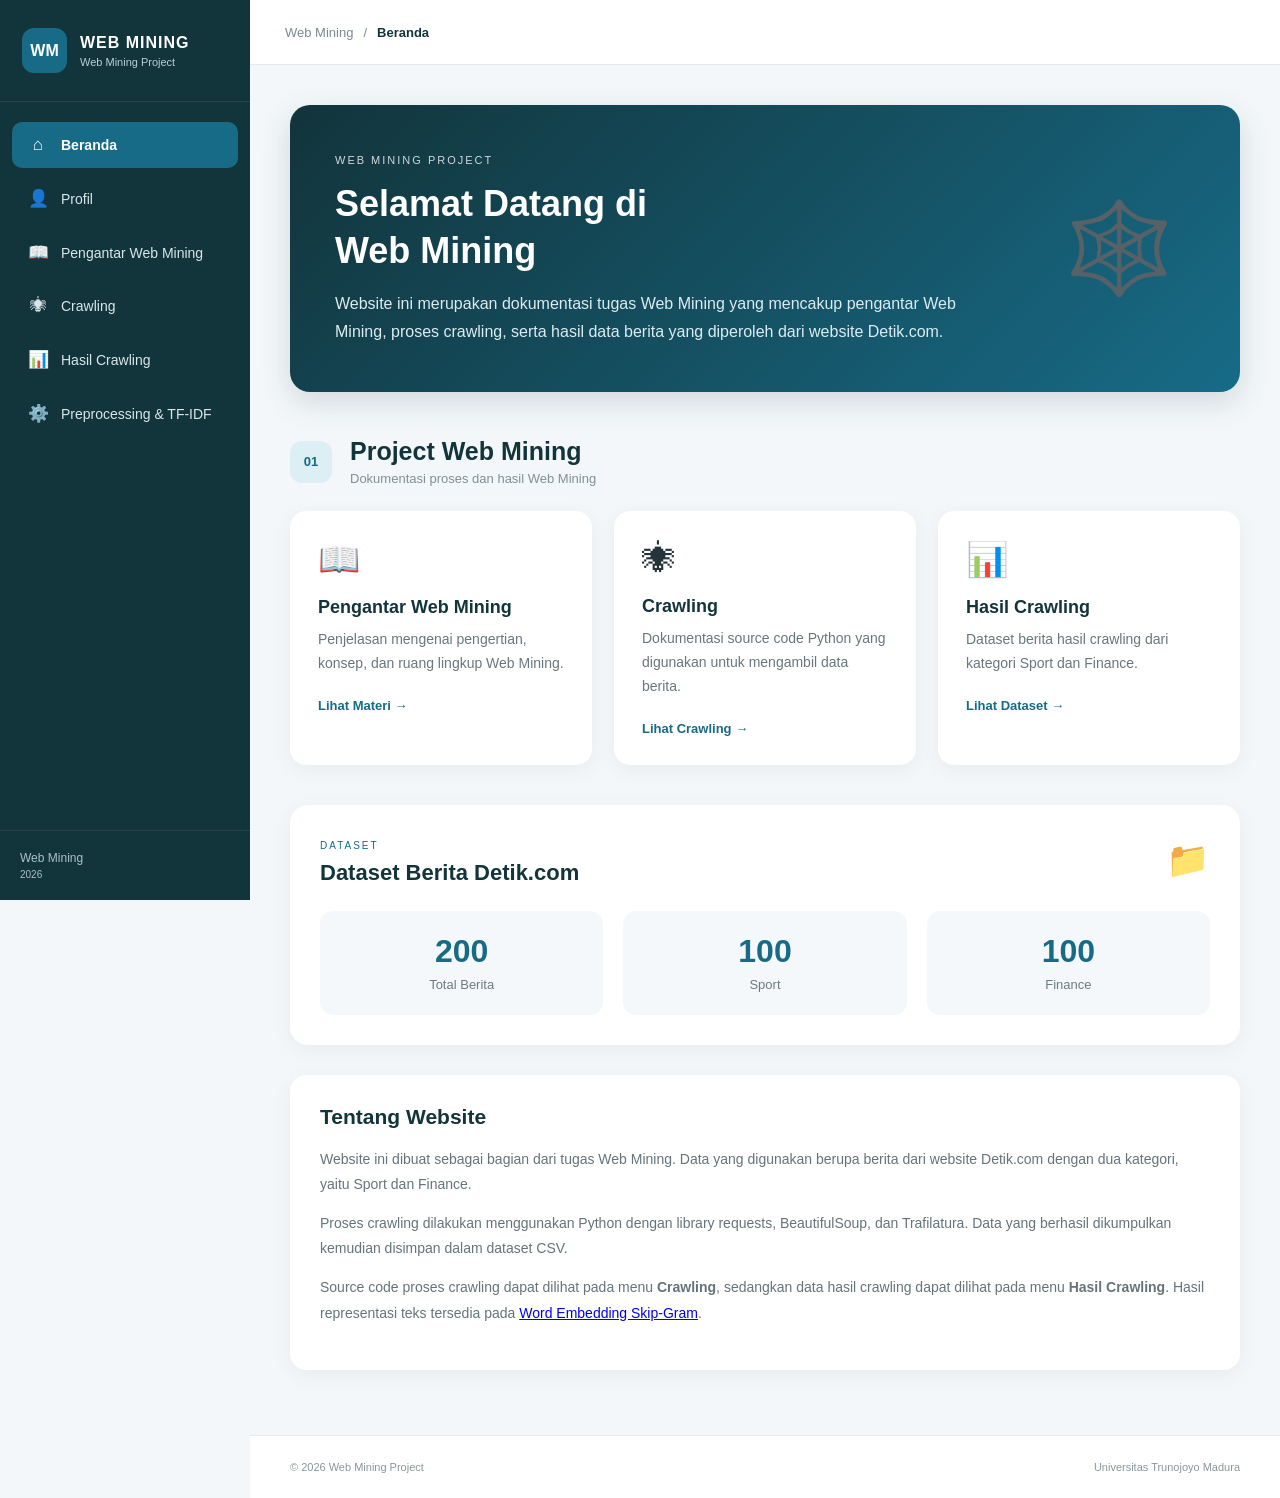
<file: index.html>
<!DOCTYPE html>
<html lang="id">
<head>
    <meta charset="UTF-8">
    <meta name="viewport" content="width=device-width, initial-scale=1.0">
    <title>Web Mining - Beranda</title>
    <link rel="stylesheet" href="style.css">
</head>

<body>

<aside class="sidebar">

    <div class="sidebar-header">
        <div class="logo">WM</div>
        <div>
            <h2>WEB MINING</h2>
            <p>Web Mining Project</p>
        </div>
    </div>

    <nav class="sidebar-menu">

        <a href="index.html" class="menu-item active">
            <span>⌂</span>
            <span>Beranda</span>
        </a>

        <a href="profil.html" class="menu-item">
            <span>👤</span>
            <span>Profil</span>
        </a>

        <a href="pengantar.html" class="menu-item">
            <span>📖</span>
            <span>Pengantar Web Mining</span>
        </a>

        <a href="crawling.html" class="menu-item">
            <span>🕷</span>
            <span>Crawling</span>
        </a>

        <a href="hasil-crawling.html" class="menu-item">
            <span>📊</span>
            <span>Hasil Crawling</span>
        </a>

        <a href="preprocessing.html" class="menu-item">
            <span>⚙️</span>
            <span>Preprocessing & TF-IDF</span>
        </a>

    </nav>

    <div class="sidebar-footer">
        <p>Web Mining</p>
        <small>2026</small>
    </div>

</aside>


<main class="main-content">

    <header class="topbar">
        <span>Web Mining</span>
        <span>/</span>
        <strong>Beranda</strong>
    </header>


    <section class="page-content">

        <div class="welcome-card">

            <div>
                <span class="welcome-label">WEB MINING PROJECT</span>

                <h1>
                    Selamat Datang di
                    <strong>Web Mining</strong>
                </h1>

                <p>
                    Website ini merupakan dokumentasi tugas Web Mining
                    yang mencakup pengantar Web Mining, proses crawling,
                    serta hasil data berita yang diperoleh dari website
                    Detik.com.
                </p>
            </div>

            <div class="welcome-icon">
                🕸️
            </div>

        </div>


        <div class="section-heading">
            <span class="section-number">01</span>

            <div>
                <h2>Project Web Mining</h2>
                <p>Dokumentasi proses dan hasil Web Mining</p>
            </div>
        </div>


        <div class="info-grid">

            <div class="info-card">
                <div class="info-icon">📖</div>

                <h3>Pengantar Web Mining</h3>

                <p>
                    Penjelasan mengenai pengertian, konsep,
                    dan ruang lingkup Web Mining.
                </p>

                <a href="pengantar.html">
                    Lihat Materi →
                </a>
            </div>


            <div class="info-card">
                <div class="info-icon">🕷</div>

                <h3>Crawling</h3>

                <p>
                    Dokumentasi source code Python yang digunakan
                    untuk mengambil data berita.
                </p>

                <a href="crawling.html">
                    Lihat Crawling →
                </a>
            </div>


            <div class="info-card">
                <div class="info-icon">📊</div>

                <h3>Hasil Crawling</h3>

                <p>
                    Dataset berita hasil crawling dari kategori
                    Sport dan Finance.
                </p>

                <a href="hasil-crawling.html">
                    Lihat Dataset →
                </a>
            </div>

        </div>


        <div class="dataset-summary">

            <div class="summary-header">

                <div>
                    <span class="small-label">DATASET</span>

                    <h2>Dataset Berita Detik.com</h2>
                </div>

                <div class="dataset-icon">📁</div>

            </div>


            <div class="summary-grid">

                <div class="summary-card">
                    <span class="summary-number">200</span>
                    <span class="summary-label">Total Berita</span>
                </div>

                <div class="summary-card">
                    <span class="summary-number">100</span>
                    <span class="summary-label">Sport</span>
                </div>

                <div class="summary-card">
                    <span class="summary-number">100</span>
                    <span class="summary-label">Finance</span>
                </div>

            </div>

        </div>


        <div class="description-card">

            <h2>Tentang Website</h2>

            <p>
                Website ini dibuat sebagai bagian dari tugas Web Mining.
                Data yang digunakan berupa berita dari website Detik.com
                dengan dua kategori, yaitu Sport dan Finance.
            </p>

            <p>
                Proses crawling dilakukan menggunakan Python dengan
                library requests, BeautifulSoup, dan Trafilatura.
                Data yang berhasil dikumpulkan kemudian disimpan
                dalam dataset CSV.
            </p>

            <p>
                Source code proses crawling dapat dilihat pada menu
                <strong>Crawling</strong>, sedangkan data hasil crawling
                dapat dilihat pada menu <strong>Hasil Crawling</strong>.
                Hasil representasi teks tersedia pada
                <a href="word-embedding.html">Word Embedding Skip-Gram</a>.
            </p>

        </div>

    </section>


    <footer class="footer">
        <p>© 2026 Web Mining Project</p>
        <p>Universitas Trunojoyo Madura</p>
    </footer>

</main>

</body>
</html>
</file>
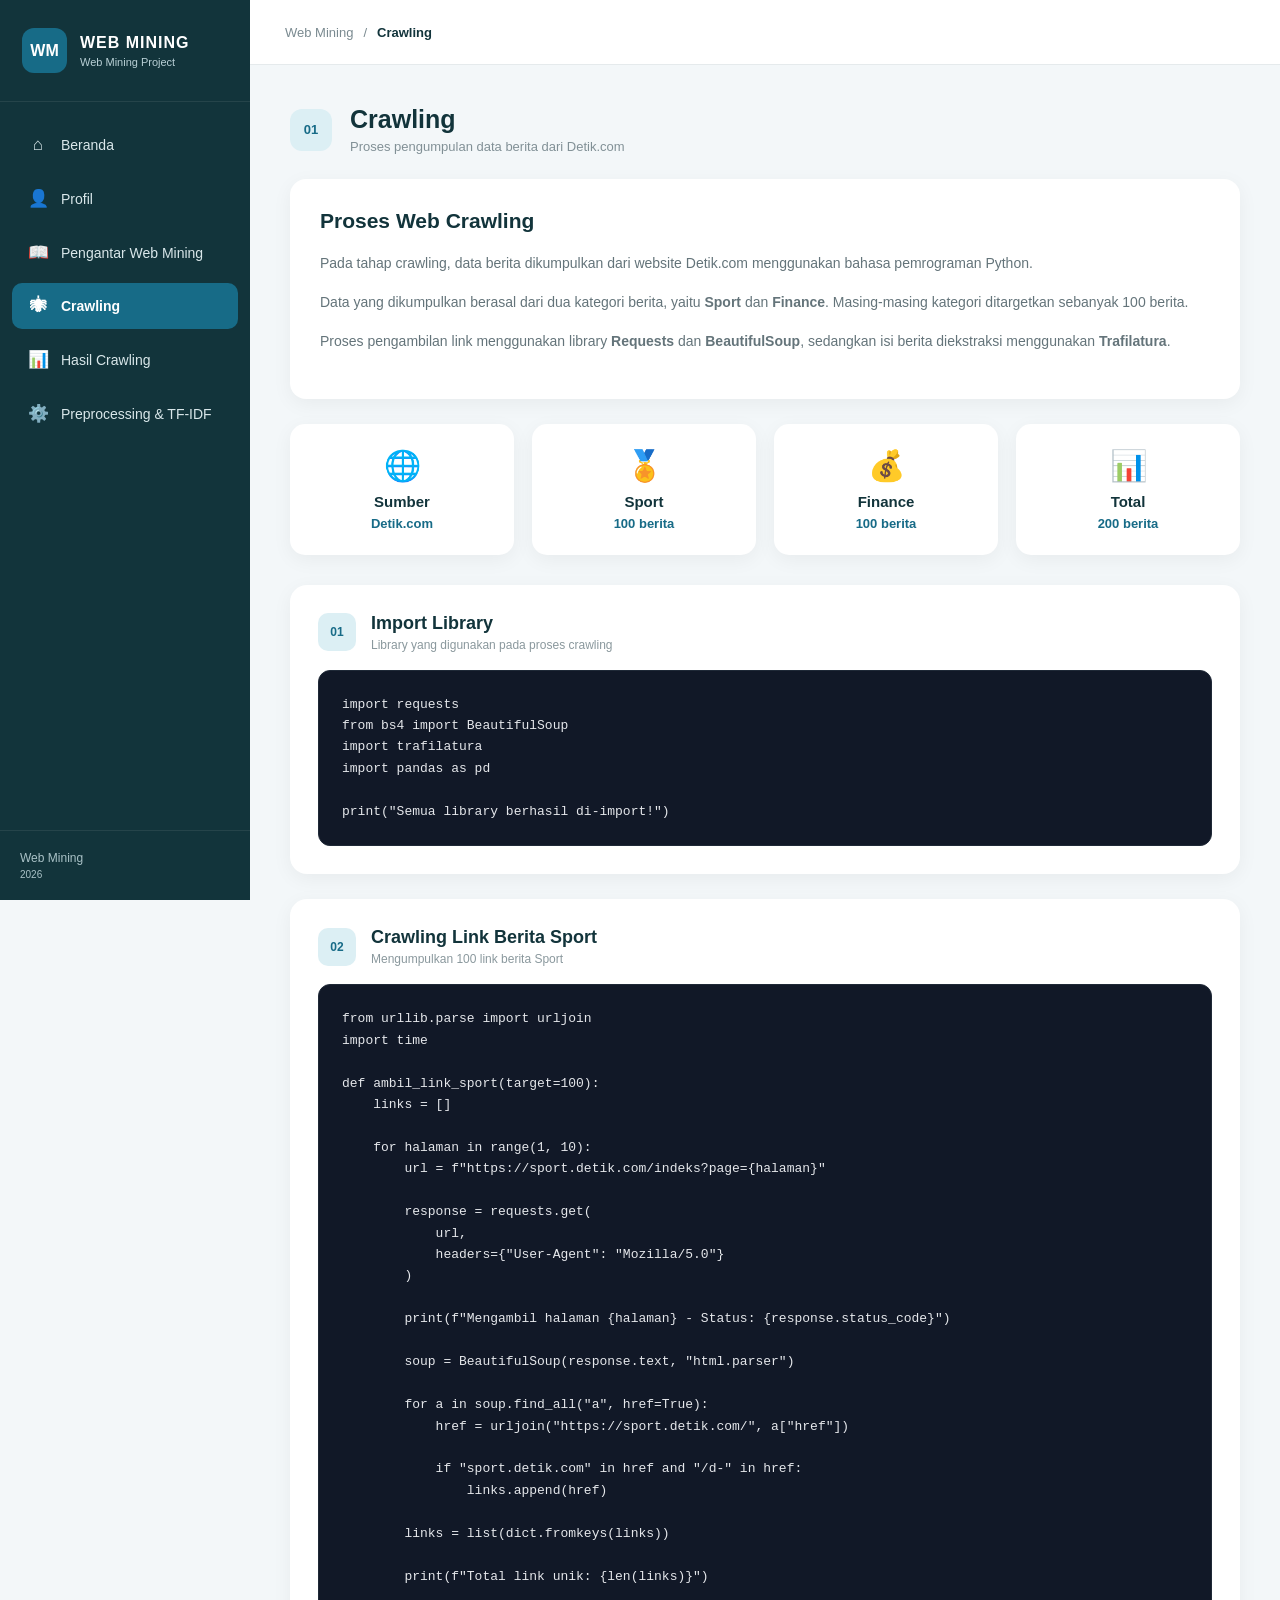
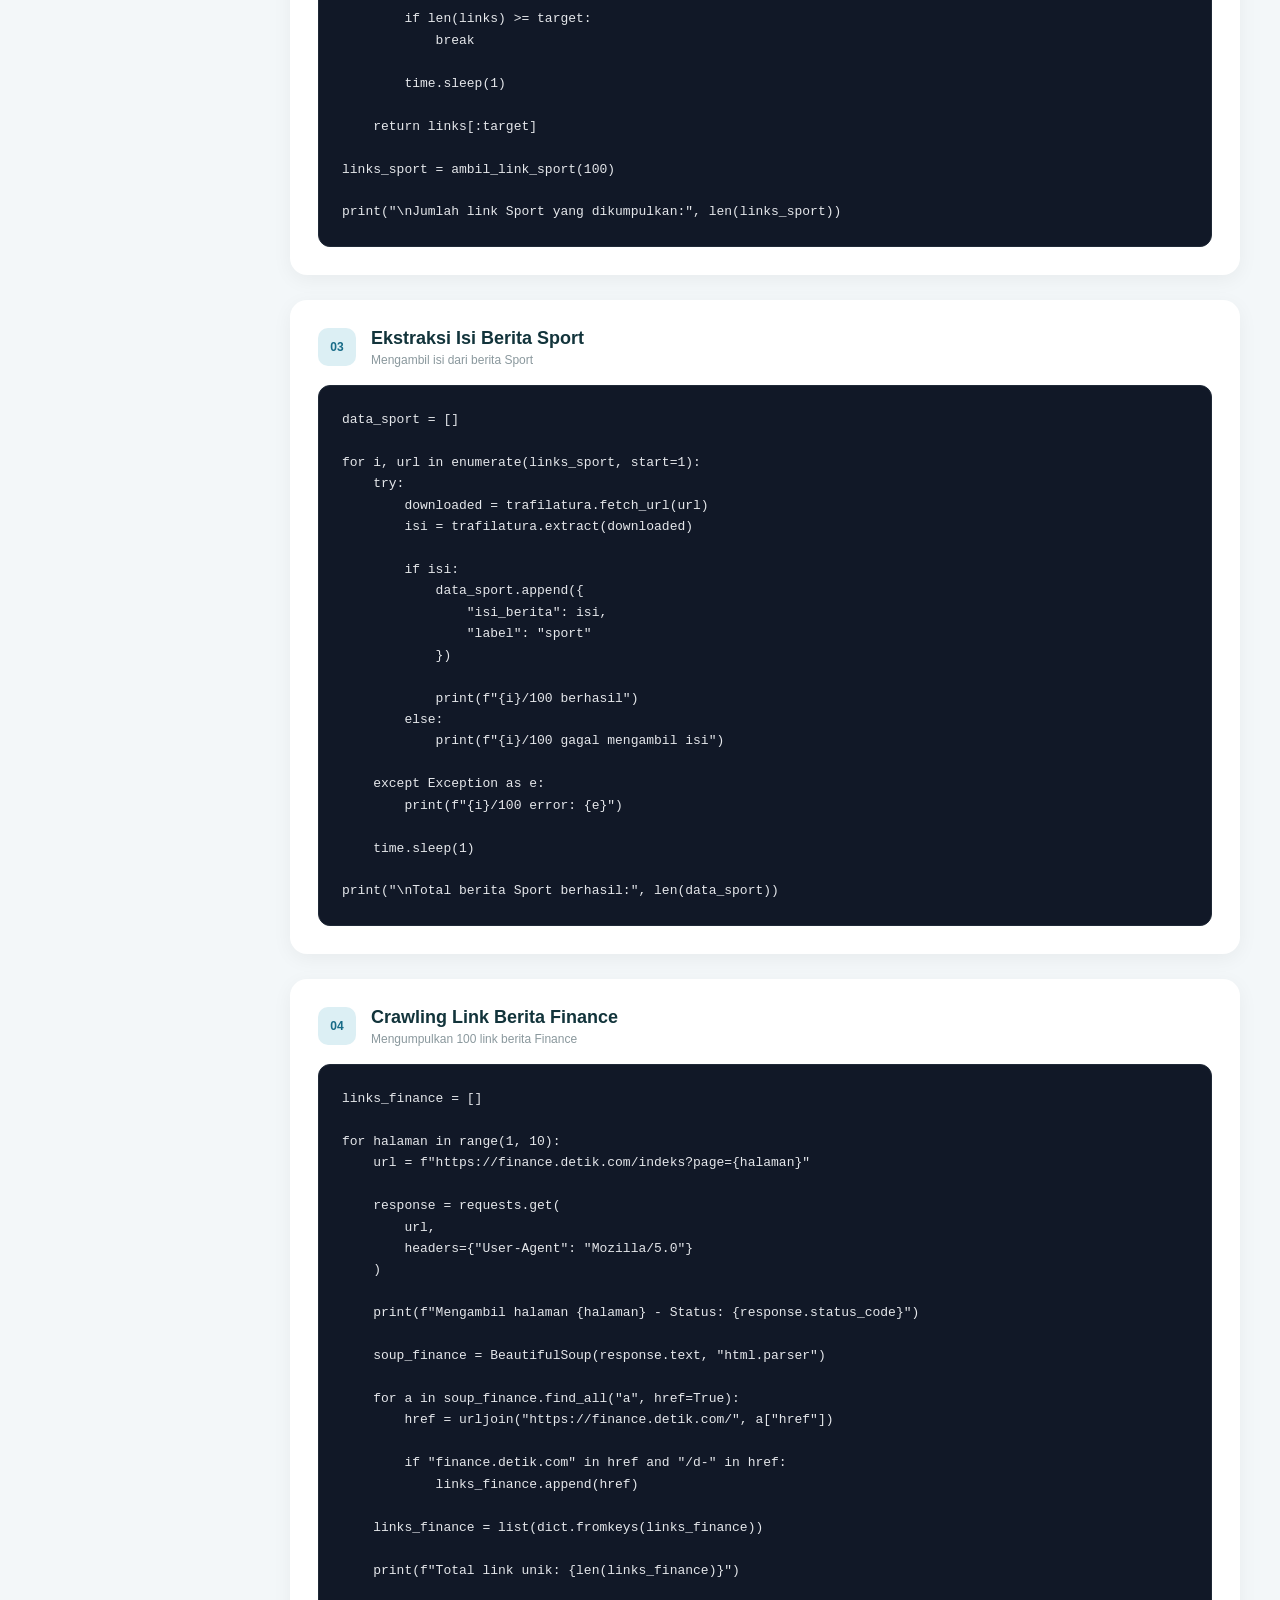
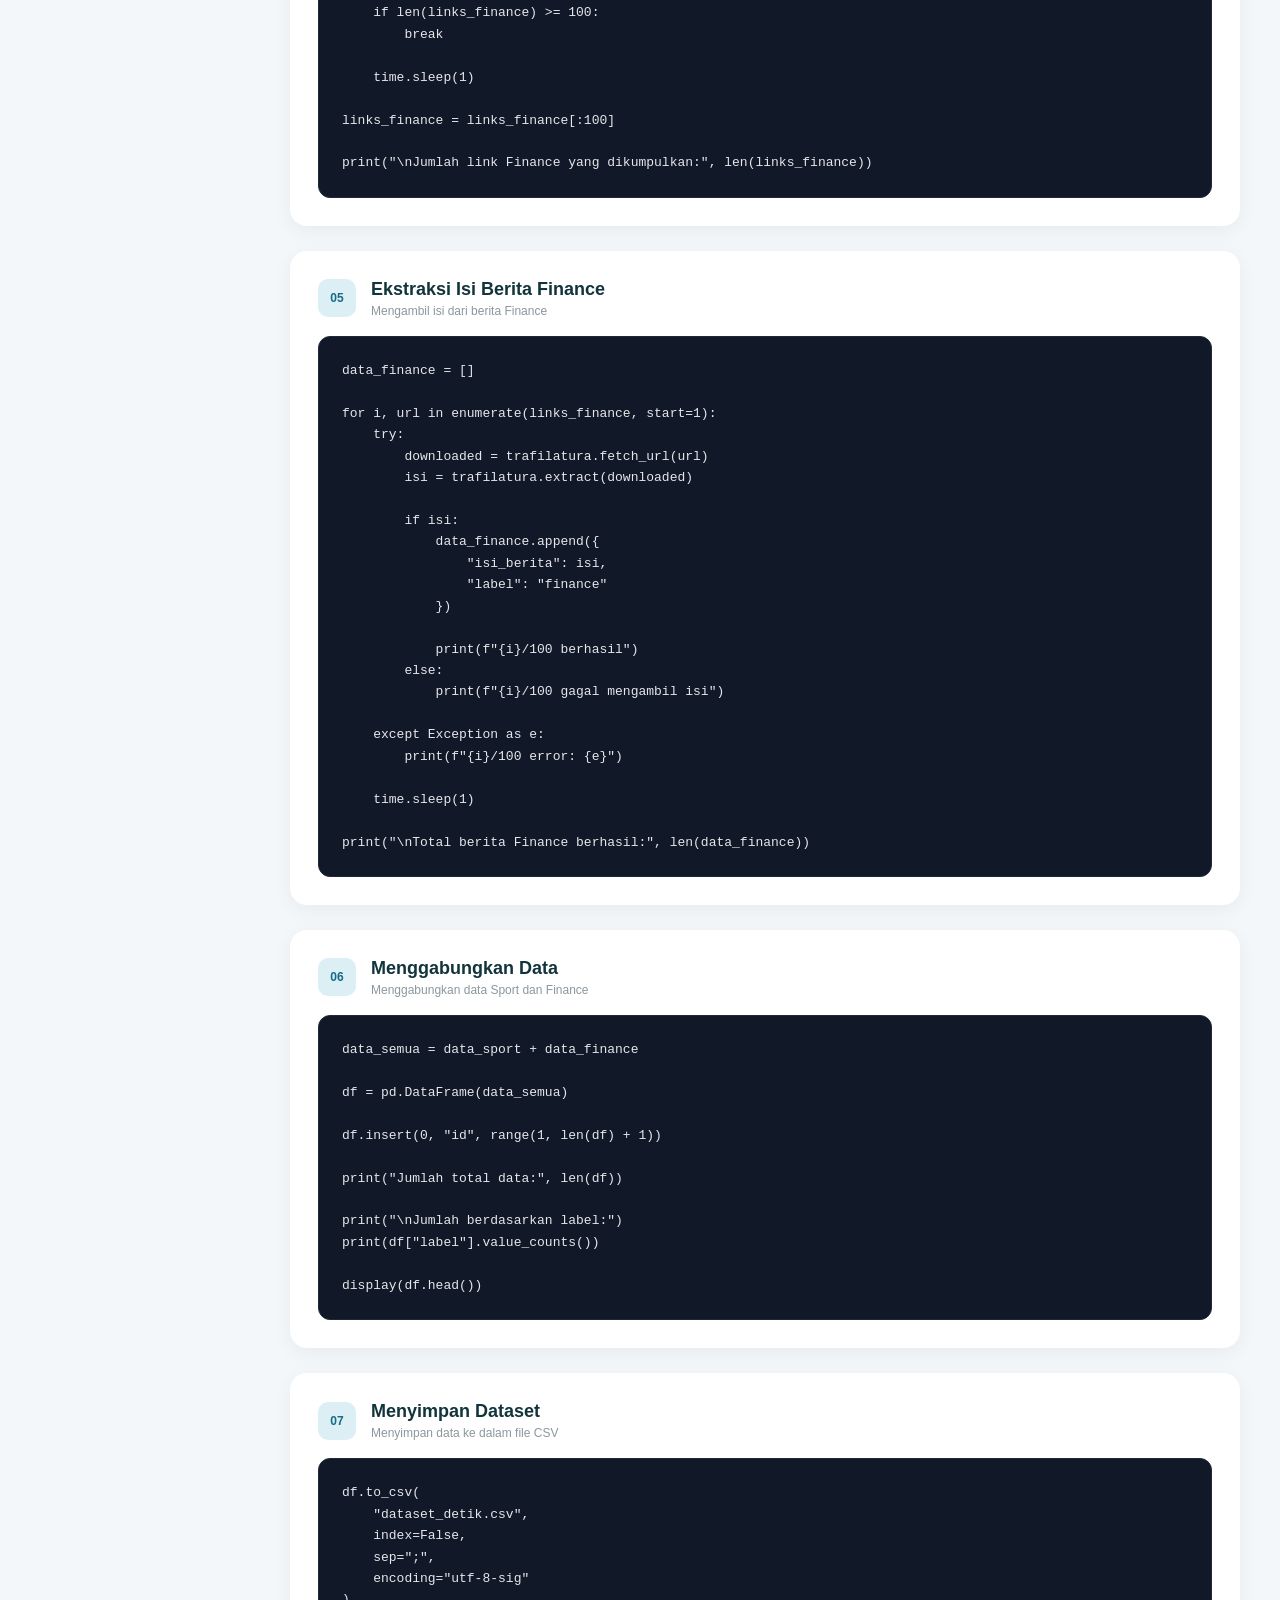
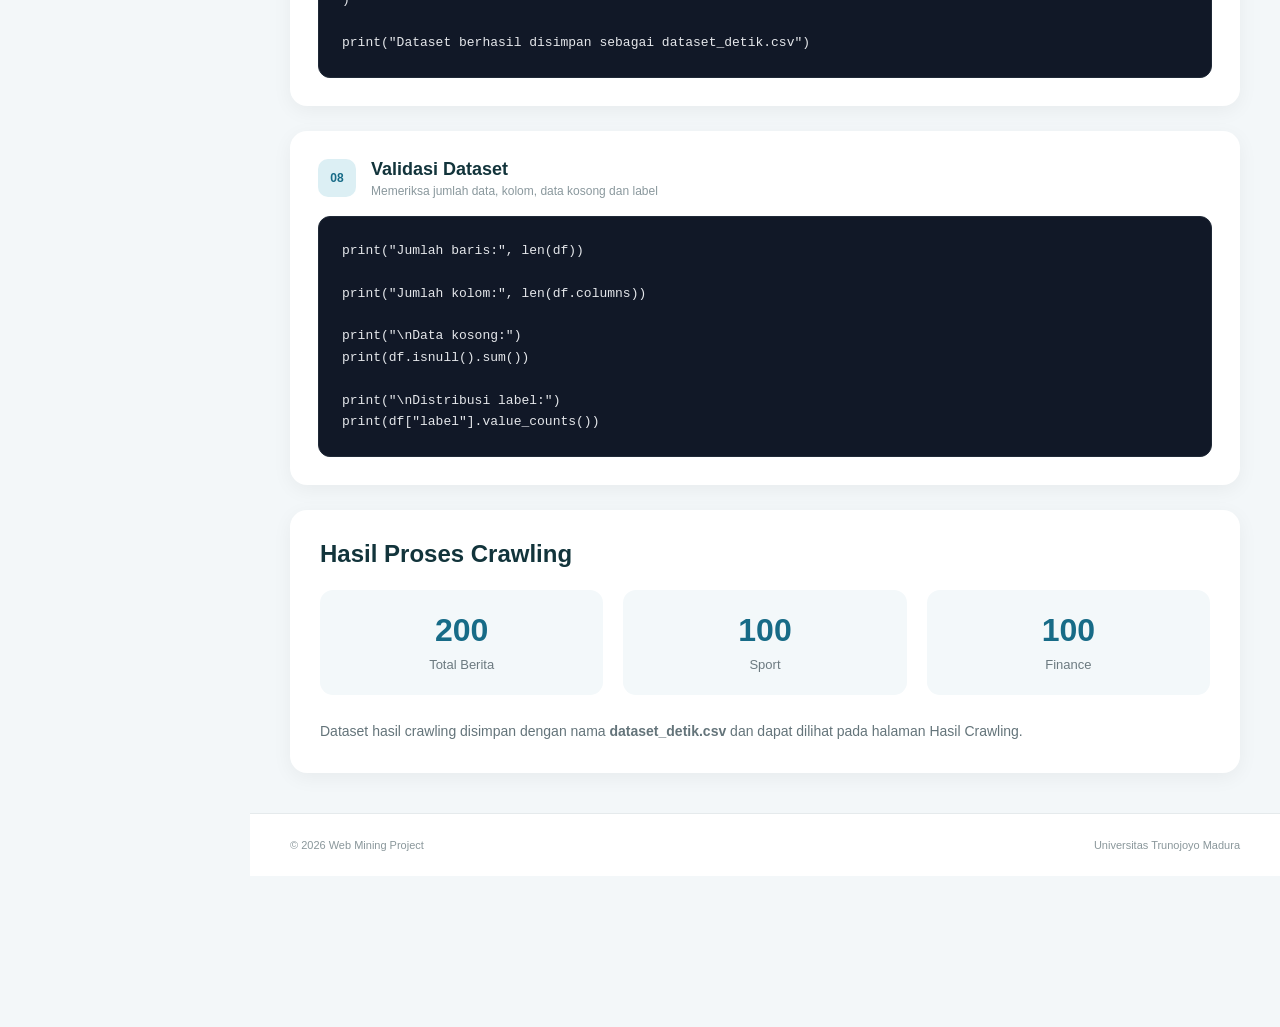
<file: crawling.html>
<!DOCTYPE html>
<html lang="id">
<head>
    <meta charset="UTF-8">
    <meta name="viewport" content="width=device-width, initial-scale=1.0">

    <title>Web Mining - Crawling</title>

    <link rel="stylesheet" href="style.css">
</head>

<body>

<aside class="sidebar">

    <div class="sidebar-header">
        <div class="logo">WM</div>

        <div>
            <h2>WEB MINING</h2>
            <p>Web Mining Project</p>
        </div>
    </div>


    <nav class="sidebar-menu">

        <a href="index.html" class="menu-item">
            <span>⌂</span>
            <span>Beranda</span>
        </a>

        <a href="profil.html" class="menu-item">
            <span>👤</span>
            <span>Profil</span>
        </a>

        <a href="pengantar.html" class="menu-item">
            <span>📖</span>
            <span>Pengantar Web Mining</span>
        </a>

        <a href="crawling.html" class="menu-item active">
            <span>🕷</span>
            <span>Crawling</span>
        </a>

        <a href="hasil-crawling.html" class="menu-item">
            <span>📊</span>
            <span>Hasil Crawling</span>
        </a>

        <a href="preprocessing.html" class="menu-item">
            <span>⚙️</span>
            <span>Preprocessing & TF-IDF</span>
        </a>

    </nav>


    <div class="sidebar-footer">
        <p>Web Mining</p>
        <small>2026</small>
    </div>

</aside>


<main class="main-content">

    <header class="topbar">
        <span>Web Mining</span>
        <span>/</span>
        <strong>Crawling</strong>
    </header>


    <section class="page-content">

        <div class="section-heading">

            <span class="section-number">01</span>

            <div>
                <h2>Crawling</h2>
                <p>Proses pengumpulan data berita dari Detik.com</p>
            </div>

        </div>


        <div class="content-card">

            <h2>Proses Web Crawling</h2>

            <p>
                Pada tahap crawling, data berita dikumpulkan dari
                website Detik.com menggunakan bahasa pemrograman Python.
            </p>

            <p>
                Data yang dikumpulkan berasal dari dua kategori berita,
                yaitu <strong>Sport</strong> dan <strong>Finance</strong>.
                Masing-masing kategori ditargetkan sebanyak 100 berita.
            </p>

            <p>
                Proses pengambilan link menggunakan library
                <strong>Requests</strong> dan <strong>BeautifulSoup</strong>,
                sedangkan isi berita diekstraksi menggunakan
                <strong>Trafilatura</strong>.
            </p>

        </div>


        <div class="crawl-info-grid">

            <div class="crawl-card">
                <div class="crawl-icon">🌐</div>
                <h3>Sumber</h3>
                <p>Detik.com</p>
            </div>

            <div class="crawl-card">
                <div class="crawl-icon">🏅</div>
                <h3>Sport</h3>
                <p>100 berita</p>
            </div>

            <div class="crawl-card">
                <div class="crawl-icon">💰</div>
                <h3>Finance</h3>
                <p>100 berita</p>
            </div>

            <div class="crawl-card">
                <div class="crawl-icon">📊</div>
                <h3>Total</h3>
                <p>200 berita</p>
            </div>

        </div>


        <!-- CODE 1 -->

        <div class="code-section">

            <div class="code-title">
                <span>01</span>

                <div>
                    <h2>Import Library</h2>
                    <p>Library yang digunakan pada proses crawling</p>
                </div>
            </div>


<pre><code>import requests
from bs4 import BeautifulSoup
import trafilatura
import pandas as pd

print("Semua library berhasil di-import!")</code></pre>

        </div>


        <!-- CODE 2 -->

        <div class="code-section">

            <div class="code-title">
                <span>02</span>

                <div>
                    <h2>Crawling Link Berita Sport</h2>
                    <p>Mengumpulkan 100 link berita Sport</p>
                </div>
            </div>


<pre><code>from urllib.parse import urljoin
import time

def ambil_link_sport(target=100):
    links = []

    for halaman in range(1, 10):
        url = f"https://sport.detik.com/indeks?page={halaman}"

        response = requests.get(
            url,
            headers={"User-Agent": "Mozilla/5.0"}
        )

        print(f"Mengambil halaman {halaman} - Status: {response.status_code}")

        soup = BeautifulSoup(response.text, "html.parser")

        for a in soup.find_all("a", href=True):
            href = urljoin("https://sport.detik.com/", a["href"])

            if "sport.detik.com" in href and "/d-" in href:
                links.append(href)

        links = list(dict.fromkeys(links))

        print(f"Total link unik: {len(links)}")

        if len(links) >= target:
            break

        time.sleep(1)

    return links[:target]

links_sport = ambil_link_sport(100)

print("\nJumlah link Sport yang dikumpulkan:", len(links_sport))</code></pre>

        </div>


        <!-- CODE 3 -->

        <div class="code-section">

            <div class="code-title">
                <span>03</span>

                <div>
                    <h2>Ekstraksi Isi Berita Sport</h2>
                    <p>Mengambil isi dari berita Sport</p>
                </div>
            </div>


<pre><code>data_sport = []

for i, url in enumerate(links_sport, start=1):
    try:
        downloaded = trafilatura.fetch_url(url)
        isi = trafilatura.extract(downloaded)

        if isi:
            data_sport.append({
                "isi_berita": isi,
                "label": "sport"
            })

            print(f"{i}/100 berhasil")
        else:
            print(f"{i}/100 gagal mengambil isi")

    except Exception as e:
        print(f"{i}/100 error: {e}")

    time.sleep(1)

print("\nTotal berita Sport berhasil:", len(data_sport))</code></pre>

        </div>


        <!-- CODE 4 -->

        <div class="code-section">

            <div class="code-title">
                <span>04</span>

                <div>
                    <h2>Crawling Link Berita Finance</h2>
                    <p>Mengumpulkan 100 link berita Finance</p>
                </div>
            </div>


<pre><code>links_finance = []

for halaman in range(1, 10):
    url = f"https://finance.detik.com/indeks?page={halaman}"

    response = requests.get(
        url,
        headers={"User-Agent": "Mozilla/5.0"}
    )

    print(f"Mengambil halaman {halaman} - Status: {response.status_code}")

    soup_finance = BeautifulSoup(response.text, "html.parser")

    for a in soup_finance.find_all("a", href=True):
        href = urljoin("https://finance.detik.com/", a["href"])

        if "finance.detik.com" in href and "/d-" in href:
            links_finance.append(href)

    links_finance = list(dict.fromkeys(links_finance))

    print(f"Total link unik: {len(links_finance)}")

    if len(links_finance) >= 100:
        break

    time.sleep(1)

links_finance = links_finance[:100]

print("\nJumlah link Finance yang dikumpulkan:", len(links_finance))</code></pre>

        </div>


        <!-- CODE 5 -->

        <div class="code-section">

            <div class="code-title">
                <span>05</span>

                <div>
                    <h2>Ekstraksi Isi Berita Finance</h2>
                    <p>Mengambil isi dari berita Finance</p>
                </div>
            </div>


<pre><code>data_finance = []

for i, url in enumerate(links_finance, start=1):
    try:
        downloaded = trafilatura.fetch_url(url)
        isi = trafilatura.extract(downloaded)

        if isi:
            data_finance.append({
                "isi_berita": isi,
                "label": "finance"
            })

            print(f"{i}/100 berhasil")
        else:
            print(f"{i}/100 gagal mengambil isi")

    except Exception as e:
        print(f"{i}/100 error: {e}")

    time.sleep(1)

print("\nTotal berita Finance berhasil:", len(data_finance))</code></pre>

        </div>


        <!-- CODE 6 -->

        <div class="code-section">

            <div class="code-title">
                <span>06</span>

                <div>
                    <h2>Menggabungkan Data</h2>
                    <p>Menggabungkan data Sport dan Finance</p>
                </div>
            </div>


<pre><code>data_semua = data_sport + data_finance

df = pd.DataFrame(data_semua)

df.insert(0, "id", range(1, len(df) + 1))

print("Jumlah total data:", len(df))

print("\nJumlah berdasarkan label:")
print(df["label"].value_counts())

display(df.head())</code></pre>

        </div>


        <!-- CODE 7 -->

        <div class="code-section">

            <div class="code-title">
                <span>07</span>

                <div>
                    <h2>Menyimpan Dataset</h2>
                    <p>Menyimpan data ke dalam file CSV</p>
                </div>
            </div>


<pre><code>df.to_csv(
    "dataset_detik.csv",
    index=False,
    sep=";",
    encoding="utf-8-sig"
)

print("Dataset berhasil disimpan sebagai dataset_detik.csv")</code></pre>

        </div>


        <!-- CODE 8 -->

        <div class="code-section">

            <div class="code-title">
                <span>08</span>

                <div>
                    <h2>Validasi Dataset</h2>
                    <p>Memeriksa jumlah data, kolom, data kosong dan label</p>
                </div>
            </div>


<pre><code>print("Jumlah baris:", len(df))

print("Jumlah kolom:", len(df.columns))

print("\nData kosong:")
print(df.isnull().sum())

print("\nDistribusi label:")
print(df["label"].value_counts())</code></pre>

        </div>


        <!-- HASIL -->

        <div class="crawl-result">

            <h2>Hasil Proses Crawling</h2>

            <div class="result-summary">

                <div>
                    <strong>200</strong>
                    <span>Total Berita</span>
                </div>

                <div>
                    <strong>100</strong>
                    <span>Sport</span>
                </div>

                <div>
                    <strong>100</strong>
                    <span>Finance</span>
                </div>

            </div>

            <p>
                Dataset hasil crawling disimpan dengan nama
                <strong>dataset_detik.csv</strong> dan dapat dilihat
                pada halaman Hasil Crawling.
            </p>

        </div>

    </section>


    <footer class="footer">
        <p>© 2026 Web Mining Project</p>
        <p>Universitas Trunojoyo Madura</p>
    </footer>

</main>

</body>
</html>
</file>
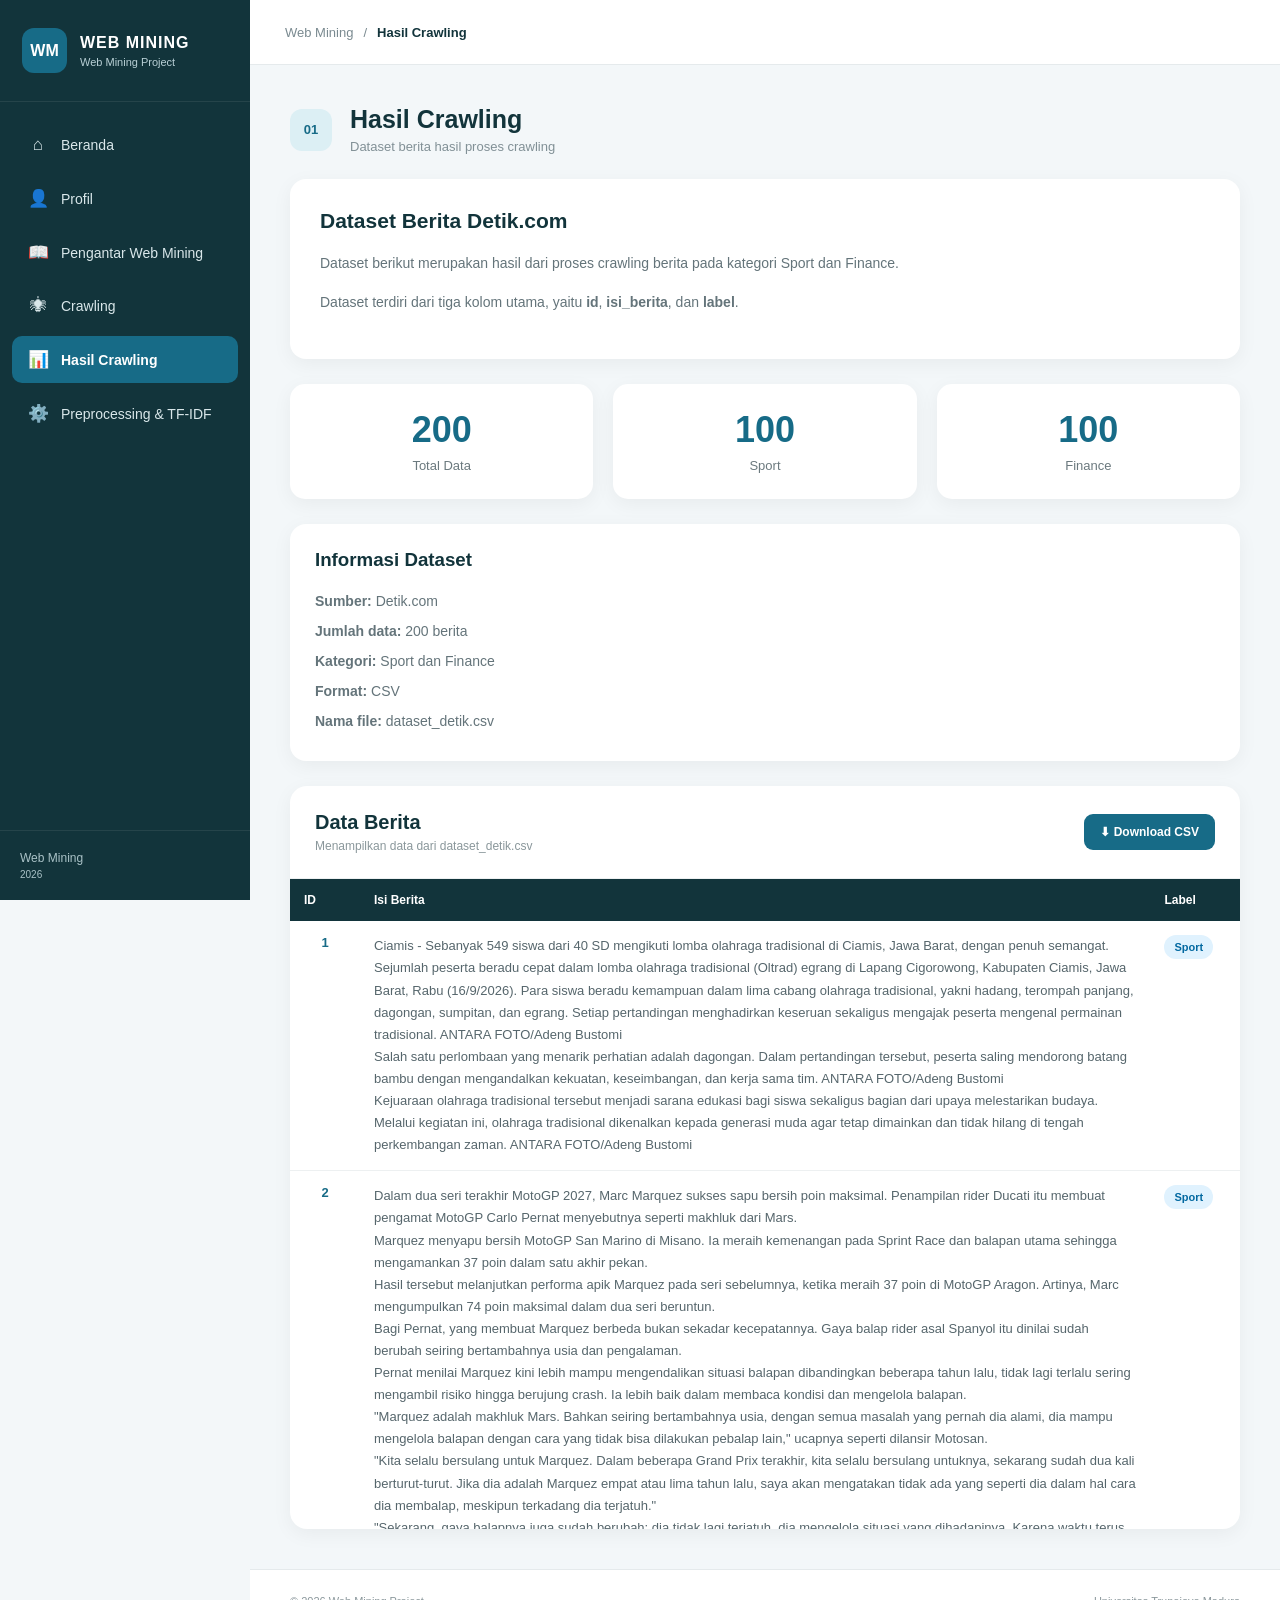
<file: hasil-crawling.html>
<!DOCTYPE html>
<html lang="id">
<head>
    <meta charset="UTF-8">
    <meta name="viewport" content="width=device-width, initial-scale=1.0">

    <title>Web Mining - Hasil Crawling</title>

    <link rel="stylesheet" href="style.css">
</head>

<body>

<aside class="sidebar">

    <div class="sidebar-header">
        <div class="logo">WM</div>

        <div>
            <h2>WEB MINING</h2>
            <p>Web Mining Project</p>
        </div>
    </div>


    <nav class="sidebar-menu">

        <a href="index.html" class="menu-item">
            <span>⌂</span>
            <span>Beranda</span>
        </a>

        <a href="profil.html" class="menu-item">
            <span>👤</span>
            <span>Profil</span>
        </a>

        <a href="pengantar.html" class="menu-item">
            <span>📖</span>
            <span>Pengantar Web Mining</span>
        </a>

        <a href="crawling.html" class="menu-item">
            <span>🕷</span>
            <span>Crawling</span>
        </a>

        <a href="hasil-crawling.html" class="menu-item active">
            <span>📊</span>
            <span>Hasil Crawling</span>
        </a>

        <a href="preprocessing.html" class="menu-item">
            <span>⚙️</span>
            <span>Preprocessing & TF-IDF</span>
        </a>

    </nav>


    <div class="sidebar-footer">
        <p>Web Mining</p>
        <small>2026</small>
    </div>

</aside>


<main class="main-content">

    <header class="topbar">
        <span>Web Mining</span>
        <span>/</span>
        <strong>Hasil Crawling</strong>
    </header>


    <section class="page-content">

        <div class="section-heading">

            <span class="section-number">01</span>

            <div>
                <h2>Hasil Crawling</h2>
                <p>Dataset berita hasil proses crawling</p>
            </div>

        </div>


        <div class="content-card">

            <h2>Dataset Berita Detik.com</h2>

            <p>
                Dataset berikut merupakan hasil dari proses crawling
                berita pada kategori Sport dan Finance.
            </p>

            <p>
                Dataset terdiri dari tiga kolom utama, yaitu
                <strong>id</strong>, <strong>isi_berita</strong>,
                dan <strong>label</strong>.
            </p>

        </div>


        <div class="stats-container">

            <div class="stat-card">
                <span class="stat-number">200</span>
                <span class="stat-label">Total Data</span>
            </div>

            <div class="stat-card">
                <span class="stat-number">100</span>
                <span class="stat-label">Sport</span>
            </div>

            <div class="stat-card">
                <span class="stat-number">100</span>
                <span class="stat-label">Finance</span>
            </div>

        </div>


        <div class="dataset-info">

            <h3>Informasi Dataset</h3>

            <ul>
                <li><strong>Sumber:</strong> Detik.com</li>
                <li><strong>Jumlah data:</strong> 200 berita</li>
                <li><strong>Kategori:</strong> Sport dan Finance</li>
                <li><strong>Format:</strong> CSV</li>
                <li><strong>Nama file:</strong> dataset_detik.csv</li>
            </ul>

        </div>


        <div class="table-container">

            <div class="table-header">

                <div>
                    <h2>Data Berita</h2>
                    <p>
                        Menampilkan data dari dataset_detik.csv
                    </p>
                </div>

                <a
                    href="dataset_detik.csv"
                    download
                    class="download-btn"
                >
                    ⬇ Download CSV
                </a>

            </div>


            <div class="table-wrapper">

                <table id="dataset-table">

                    <thead>
                        <tr>
                            <th>ID</th>
                            <th>Isi Berita</th>
                            <th>Label</th>
                        </tr>
                    </thead>

                    <tbody id="dataset-body">

                        <tr>
                            <td colspan="3">
                                Memuat dataset...
                            </td>
                        </tr>

                    </tbody>

                </table>

            </div>

        </div>

    </section>


    <footer class="footer">
        <p>© 2026 Web Mining Project</p>
        <p>Universitas Trunojoyo Madura</p>
    </footer>

</main>


<script src="script.js"></script>

</body>
</html>
</file>
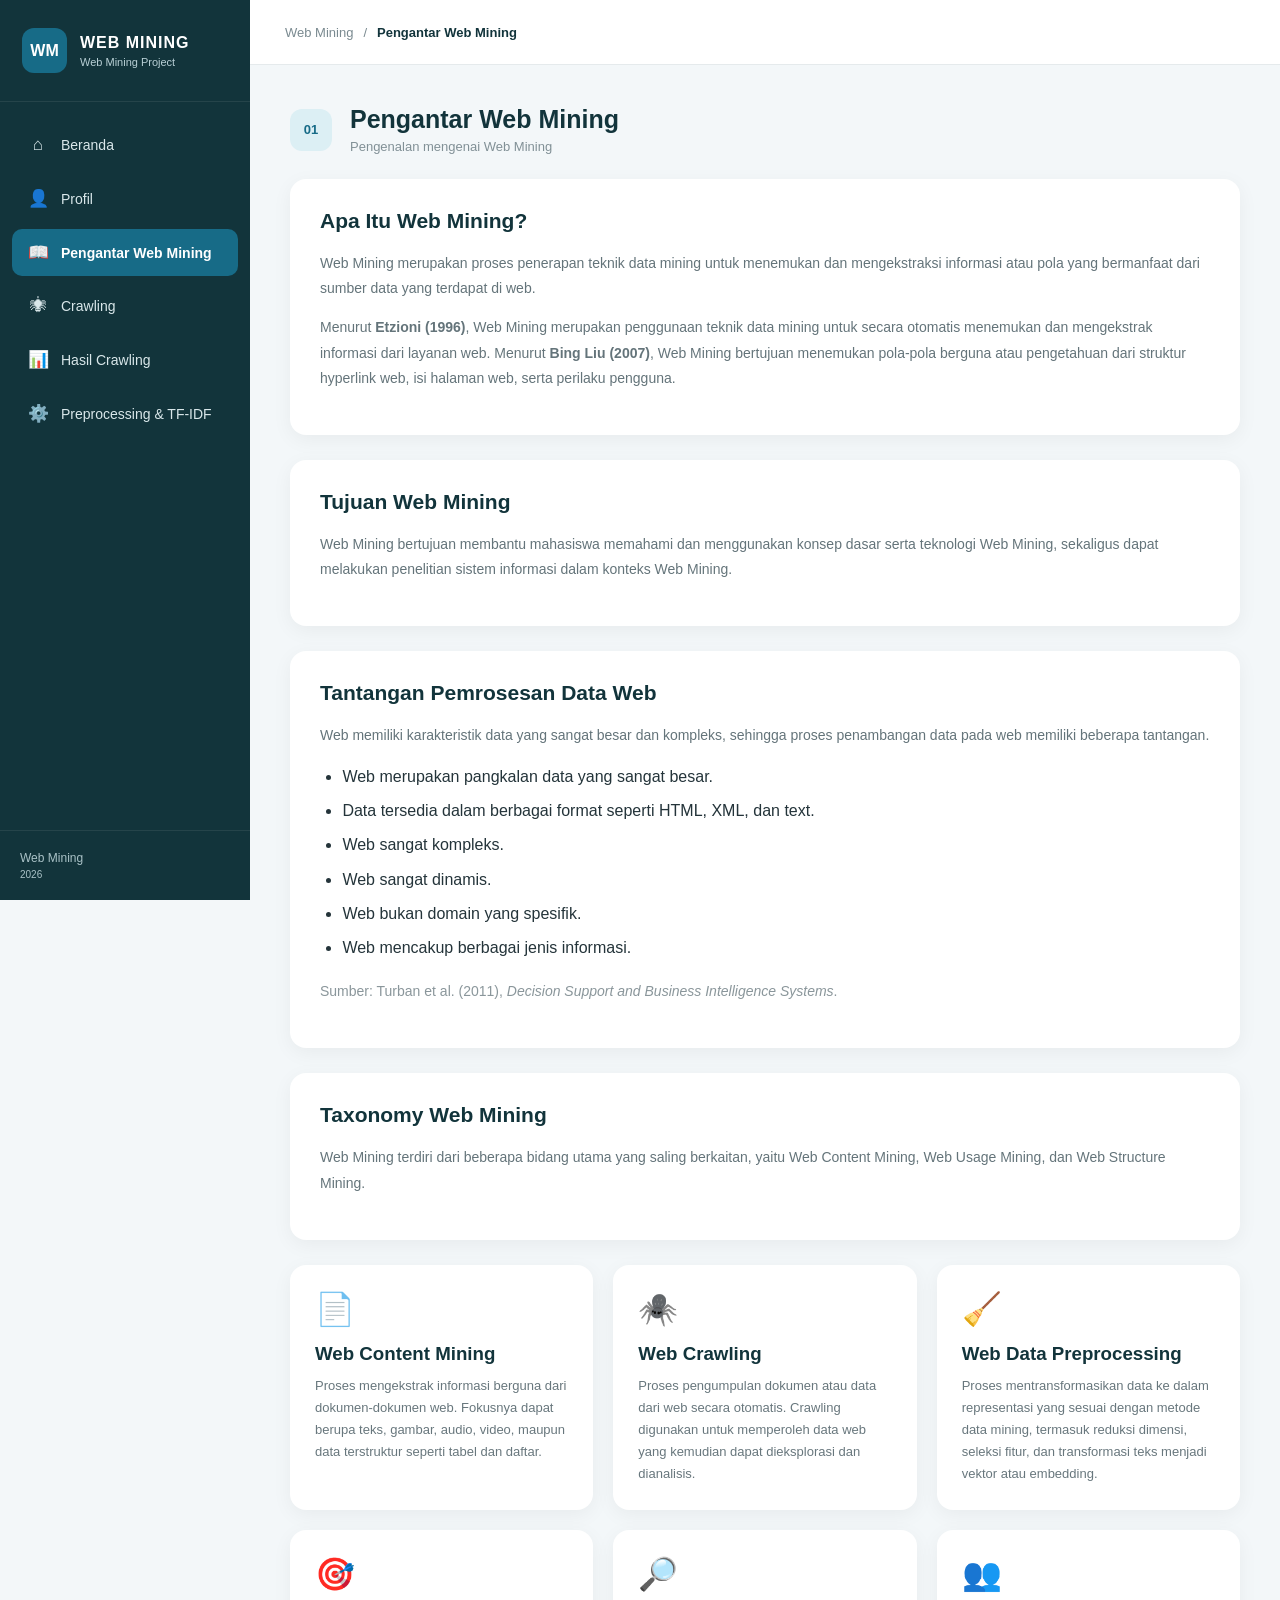
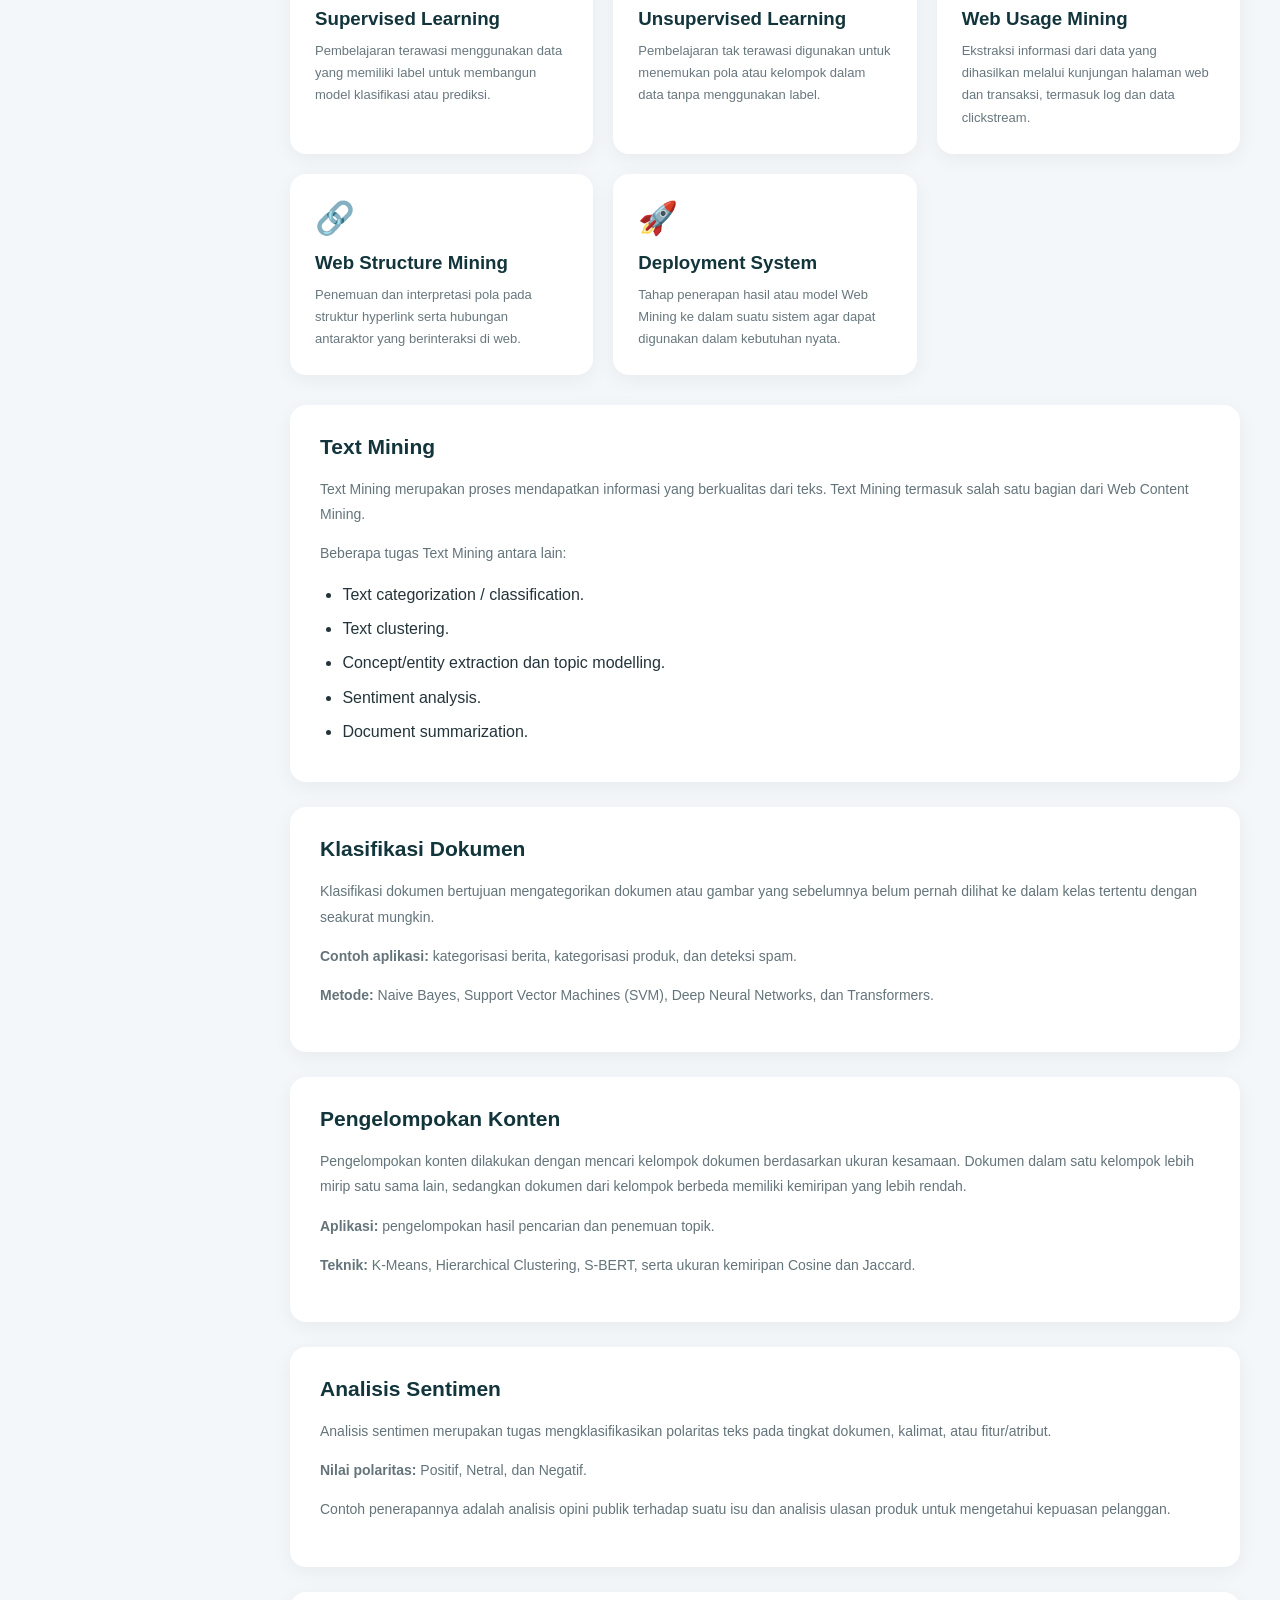
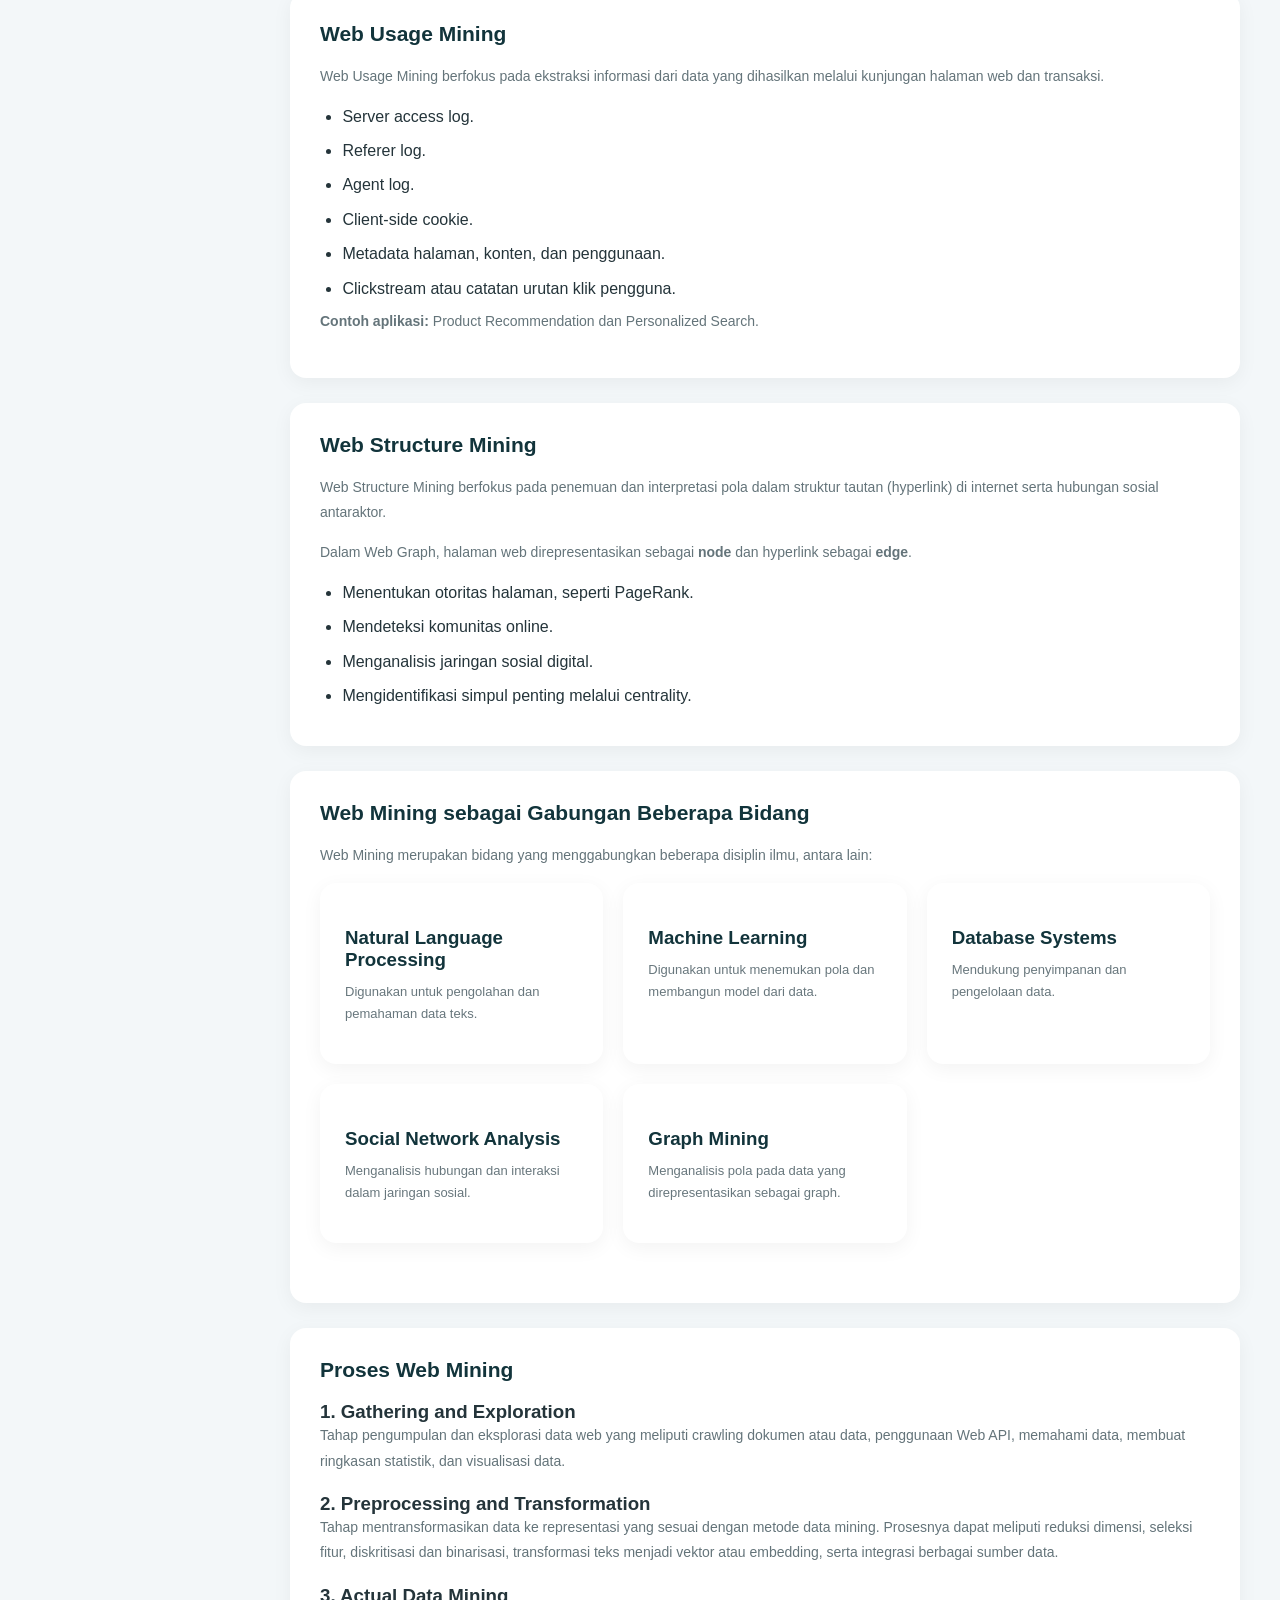
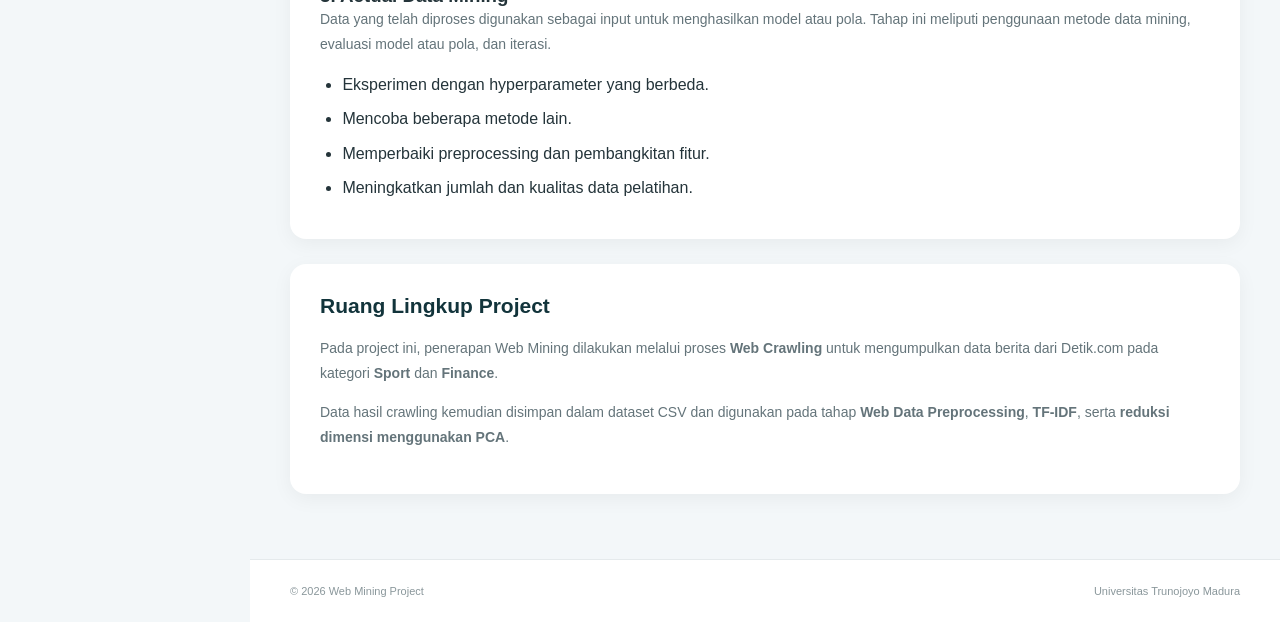
<file: pengantar.html>
<!DOCTYPE html>
<html lang="id">
<head>
    <meta charset="UTF-8">
    <meta name="viewport" content="width=device-width, initial-scale=1.0">

    <title>Web Mining - Pengantar</title>

    <link rel="stylesheet" href="style.css">

<style>
    .content-card ul {
        padding-left: 1.4rem;
        line-height: 1.8;
    }
    .content-card li {
        margin-bottom: 0.35rem;
    }
    .content-card h3 {
        margin-top: 1.2rem;
    }
    .source-note {
        font-size: 0.85rem;
        opacity: 0.75;
        margin-top: 1rem;
    }
</style>

</head>

<body>

<aside class="sidebar">

    <div class="sidebar-header">
        <div class="logo">WM</div>

        <div>
            <h2>WEB MINING</h2>
            <p>Web Mining Project</p>
        </div>
    </div>


    <nav class="sidebar-menu">

        <a href="index.html" class="menu-item">
            <span>⌂</span>
            <span>Beranda</span>
        </a>

        <a href="profil.html" class="menu-item">
            <span>👤</span>
            <span>Profil</span>
        </a>

        <a href="pengantar.html" class="menu-item active">
            <span>📖</span>
            <span>Pengantar Web Mining</span>
        </a>

        <a href="crawling.html" class="menu-item">
            <span>🕷</span>
            <span>Crawling</span>
        </a>

        <a href="hasil-crawling.html" class="menu-item">
            <span>📊</span>
            <span>Hasil Crawling</span>
        </a>

        <a href="preprocessing.html" class="menu-item">
            <span>⚙️</span>
            <span>Preprocessing & TF-IDF</span>
        </a>

    </nav>


    <div class="sidebar-footer">
        <p>Web Mining</p>
        <small>2026</small>
    </div>

</aside>


<main class="main-content">

    <header class="topbar">
        <span>Web Mining</span>
        <span>/</span>
        <strong>Pengantar Web Mining</strong>
    </header>


    <section class="page-content">

        <div class="section-heading">
            <span class="section-number">01</span>
            <div>
                <h2>Pengantar Web Mining</h2>
                <p>Pengenalan mengenai Web Mining</p>
            </div>
        </div>

        <div class="content-card">
            <h2>Apa Itu Web Mining?</h2>
            <p>
                Web Mining merupakan proses penerapan teknik data mining untuk
                menemukan dan mengekstraksi informasi atau pola yang bermanfaat
                dari sumber data yang terdapat di web.
            </p>
            <p>
                Menurut <strong>Etzioni (1996)</strong>, Web Mining merupakan
                penggunaan teknik data mining untuk secara otomatis menemukan
                dan mengekstrak informasi dari layanan web. Menurut
                <strong>Bing Liu (2007)</strong>, Web Mining bertujuan menemukan
                pola-pola berguna atau pengetahuan dari struktur hyperlink web,
                isi halaman web, serta perilaku pengguna.
            </p>
        </div>

        <div class="content-card">
            <h2>Tujuan Web Mining</h2>
            <p>
                Web Mining bertujuan membantu mahasiswa memahami dan menggunakan
                konsep dasar serta teknologi Web Mining, sekaligus dapat
                melakukan penelitian sistem informasi dalam konteks Web Mining.
            </p>
        </div>

        <div class="content-card">
            <h2>Tantangan Pemrosesan Data Web</h2>
            <p>
                Web memiliki karakteristik data yang sangat besar dan kompleks,
                sehingga proses penambangan data pada web memiliki beberapa
                tantangan.
            </p>
            <ul>
                <li>Web merupakan pangkalan data yang sangat besar.</li>
                <li>Data tersedia dalam berbagai format seperti HTML, XML, dan text.</li>
                <li>Web sangat kompleks.</li>
                <li>Web sangat dinamis.</li>
                <li>Web bukan domain yang spesifik.</li>
                <li>Web mencakup berbagai jenis informasi.</li>
            </ul>
            <p class="source-note">
                Sumber: Turban et al. (2011), <em>Decision Support and Business Intelligence Systems</em>.
            </p>
        </div>

        <div class="content-card">
            <h2>Taxonomy Web Mining</h2>
            <p>
                Web Mining terdiri dari beberapa bidang utama yang saling
                berkaitan, yaitu Web Content Mining, Web Usage Mining, dan
                Web Structure Mining.
            </p>
        </div>

        <div class="topic-grid">

            <div class="topic-card">
                <div class="topic-icon">📄</div>
                <h3>Web Content Mining</h3>
                <p>
                    Proses mengekstrak informasi berguna dari dokumen-dokumen web.
                    Fokusnya dapat berupa teks, gambar, audio, video, maupun data
                    terstruktur seperti tabel dan daftar.
                </p>
            </div>

            <div class="topic-card">
                <div class="topic-icon">🕷️</div>
                <h3>Web Crawling</h3>
                <p>
                    Proses pengumpulan dokumen atau data dari web secara otomatis.
                    Crawling digunakan untuk memperoleh data web yang kemudian
                    dapat dieksplorasi dan dianalisis.
                </p>
            </div>

            <div class="topic-card">
                <div class="topic-icon">🧹</div>
                <h3>Web Data Preprocessing</h3>
                <p>
                    Proses mentransformasikan data ke dalam representasi yang
                    sesuai dengan metode data mining, termasuk reduksi dimensi,
                    seleksi fitur, dan transformasi teks menjadi vektor atau embedding.
                </p>
            </div>

            <div class="topic-card">
                <div class="topic-icon">🎯</div>
                <h3>Supervised Learning</h3>
                <p>
                    Pembelajaran terawasi menggunakan data yang memiliki label
                    untuk membangun model klasifikasi atau prediksi.
                </p>
            </div>

            <div class="topic-card">
                <div class="topic-icon">🔎</div>
                <h3>Unsupervised Learning</h3>
                <p>
                    Pembelajaran tak terawasi digunakan untuk menemukan pola
                    atau kelompok dalam data tanpa menggunakan label.
                </p>
            </div>

            <div class="topic-card">
                <div class="topic-icon">👥</div>
                <h3>Web Usage Mining</h3>
                <p>
                    Ekstraksi informasi dari data yang dihasilkan melalui
                    kunjungan halaman web dan transaksi, termasuk log dan
                    data clickstream.
                </p>
            </div>

            <div class="topic-card">
                <div class="topic-icon">🔗</div>
                <h3>Web Structure Mining</h3>
                <p>
                    Penemuan dan interpretasi pola pada struktur hyperlink
                    serta hubungan antaraktor yang berinteraksi di web.
                </p>
            </div>

            <div class="topic-card">
                <div class="topic-icon">🚀</div>
                <h3>Deployment System</h3>
                <p>
                    Tahap penerapan hasil atau model Web Mining ke dalam
                    suatu sistem agar dapat digunakan dalam kebutuhan nyata.
                </p>
            </div>

        </div>

        <div class="content-card">
            <h2>Text Mining</h2>
            <p>
                Text Mining merupakan proses mendapatkan informasi yang
                berkualitas dari teks. Text Mining termasuk salah satu bagian
                dari Web Content Mining.
            </p>
            <p>Beberapa tugas Text Mining antara lain:</p>
            <ul>
                <li>Text categorization / classification.</li>
                <li>Text clustering.</li>
                <li>Concept/entity extraction dan topic modelling.</li>
                <li>Sentiment analysis.</li>
                <li>Document summarization.</li>
            </ul>
        </div>

        <div class="content-card">
            <h2>Klasifikasi Dokumen</h2>
            <p>
                Klasifikasi dokumen bertujuan mengategorikan dokumen atau gambar
                yang sebelumnya belum pernah dilihat ke dalam kelas tertentu
                dengan seakurat mungkin.
            </p>
            <p><strong>Contoh aplikasi:</strong> kategorisasi berita,
                kategorisasi produk, dan deteksi spam.</p>
            <p>
                <strong>Metode:</strong> Naive Bayes, Support Vector Machines (SVM),
                Deep Neural Networks, dan Transformers.
            </p>
        </div>

        <div class="content-card">
            <h2>Pengelompokan Konten</h2>
            <p>
                Pengelompokan konten dilakukan dengan mencari kelompok dokumen
                berdasarkan ukuran kesamaan. Dokumen dalam satu kelompok lebih
                mirip satu sama lain, sedangkan dokumen dari kelompok berbeda
                memiliki kemiripan yang lebih rendah.
            </p>
            <p>
                <strong>Aplikasi:</strong> pengelompokan hasil pencarian dan
                penemuan topik.
            </p>
            <p>
                <strong>Teknik:</strong> K-Means, Hierarchical Clustering,
                S-BERT, serta ukuran kemiripan Cosine dan Jaccard.
            </p>
        </div>

        <div class="content-card">
            <h2>Analisis Sentimen</h2>
            <p>
                Analisis sentimen merupakan tugas mengklasifikasikan polaritas
                teks pada tingkat dokumen, kalimat, atau fitur/atribut.
            </p>
            <p>
                <strong>Nilai polaritas:</strong> Positif, Netral, dan Negatif.
            </p>
            <p>
                Contoh penerapannya adalah analisis opini publik terhadap suatu
                isu dan analisis ulasan produk untuk mengetahui kepuasan pelanggan.
            </p>
        </div>

        <div class="content-card">
            <h2>Web Usage Mining</h2>
            <p>
                Web Usage Mining berfokus pada ekstraksi informasi dari data
                yang dihasilkan melalui kunjungan halaman web dan transaksi.
            </p>
            <ul>
                <li>Server access log.</li>
                <li>Referer log.</li>
                <li>Agent log.</li>
                <li>Client-side cookie.</li>
                <li>Metadata halaman, konten, dan penggunaan.</li>
                <li>Clickstream atau catatan urutan klik pengguna.</li>
            </ul>
            <p>
                <strong>Contoh aplikasi:</strong> Product Recommendation dan
                Personalized Search.
            </p>
        </div>

        <div class="content-card">
            <h2>Web Structure Mining</h2>
            <p>
                Web Structure Mining berfokus pada penemuan dan interpretasi
                pola dalam struktur tautan (hyperlink) di internet serta
                hubungan sosial antaraktor.
            </p>
            <p>
                Dalam Web Graph, halaman web direpresentasikan sebagai
                <strong>node</strong> dan hyperlink sebagai <strong>edge</strong>.
            </p>
            <ul>
                <li>Menentukan otoritas halaman, seperti PageRank.</li>
                <li>Mendeteksi komunitas online.</li>
                <li>Menganalisis jaringan sosial digital.</li>
                <li>Mengidentifikasi simpul penting melalui centrality.</li>
            </ul>
        </div>

        <div class="content-card">
            <h2>Web Mining sebagai Gabungan Beberapa Bidang</h2>
            <p>
                Web Mining merupakan bidang yang menggabungkan beberapa
                disiplin ilmu, antara lain:
            </p>

            <div class="topic-grid">
                <div class="topic-card">
                    <h3>Natural Language Processing</h3>
                    <p>Digunakan untuk pengolahan dan pemahaman data teks.</p>
                </div>

                <div class="topic-card">
                    <h3>Machine Learning</h3>
                    <p>Digunakan untuk menemukan pola dan membangun model dari data.</p>
                </div>

                <div class="topic-card">
                    <h3>Database Systems</h3>
                    <p>Mendukung penyimpanan dan pengelolaan data.</p>
                </div>

                <div class="topic-card">
                    <h3>Social Network Analysis</h3>
                    <p>Menganalisis hubungan dan interaksi dalam jaringan sosial.</p>
                </div>

                <div class="topic-card">
                    <h3>Graph Mining</h3>
                    <p>Menganalisis pola pada data yang direpresentasikan sebagai graph.</p>
                </div>
            </div>
        </div>

        <div class="content-card">
            <h2>Proses Web Mining</h2>

            <h3>1. Gathering and Exploration</h3>
            <p>
                Tahap pengumpulan dan eksplorasi data web yang meliputi crawling
                dokumen atau data, penggunaan Web API, memahami data, membuat
                ringkasan statistik, dan visualisasi data.
            </p>

            <h3>2. Preprocessing and Transformation</h3>
            <p>
                Tahap mentransformasikan data ke representasi yang sesuai dengan
                metode data mining. Prosesnya dapat meliputi reduksi dimensi,
                seleksi fitur, diskritisasi dan binarisasi, transformasi teks
                menjadi vektor atau embedding, serta integrasi berbagai sumber data.
            </p>

            <h3>3. Actual Data Mining</h3>
            <p>
                Data yang telah diproses digunakan sebagai input untuk menghasilkan
                model atau pola. Tahap ini meliputi penggunaan metode data mining,
                evaluasi model atau pola, dan iterasi.
            </p>
            <ul>
                <li>Eksperimen dengan hyperparameter yang berbeda.</li>
                <li>Mencoba beberapa metode lain.</li>
                <li>Memperbaiki preprocessing dan pembangkitan fitur.</li>
                <li>Meningkatkan jumlah dan kualitas data pelatihan.</li>
            </ul>
        </div>

        <div class="content-card">
            <h2>Ruang Lingkup Project</h2>
            <p>
                Pada project ini, penerapan Web Mining dilakukan melalui proses
                <strong>Web Crawling</strong> untuk mengumpulkan data berita dari
                Detik.com pada kategori <strong>Sport</strong> dan
                <strong>Finance</strong>.
            </p>
            <p>
                Data hasil crawling kemudian disimpan dalam dataset CSV dan
                digunakan pada tahap <strong>Web Data Preprocessing</strong>,
                <strong>TF-IDF</strong>, serta <strong>reduksi dimensi menggunakan PCA</strong>.
            </p>
        </div>

    </section>


    <footer class="footer">
        <p>© 2026 Web Mining Project</p>
        <p>Universitas Trunojoyo Madura</p>
    </footer>

</main>

</body>
</html>
</file>
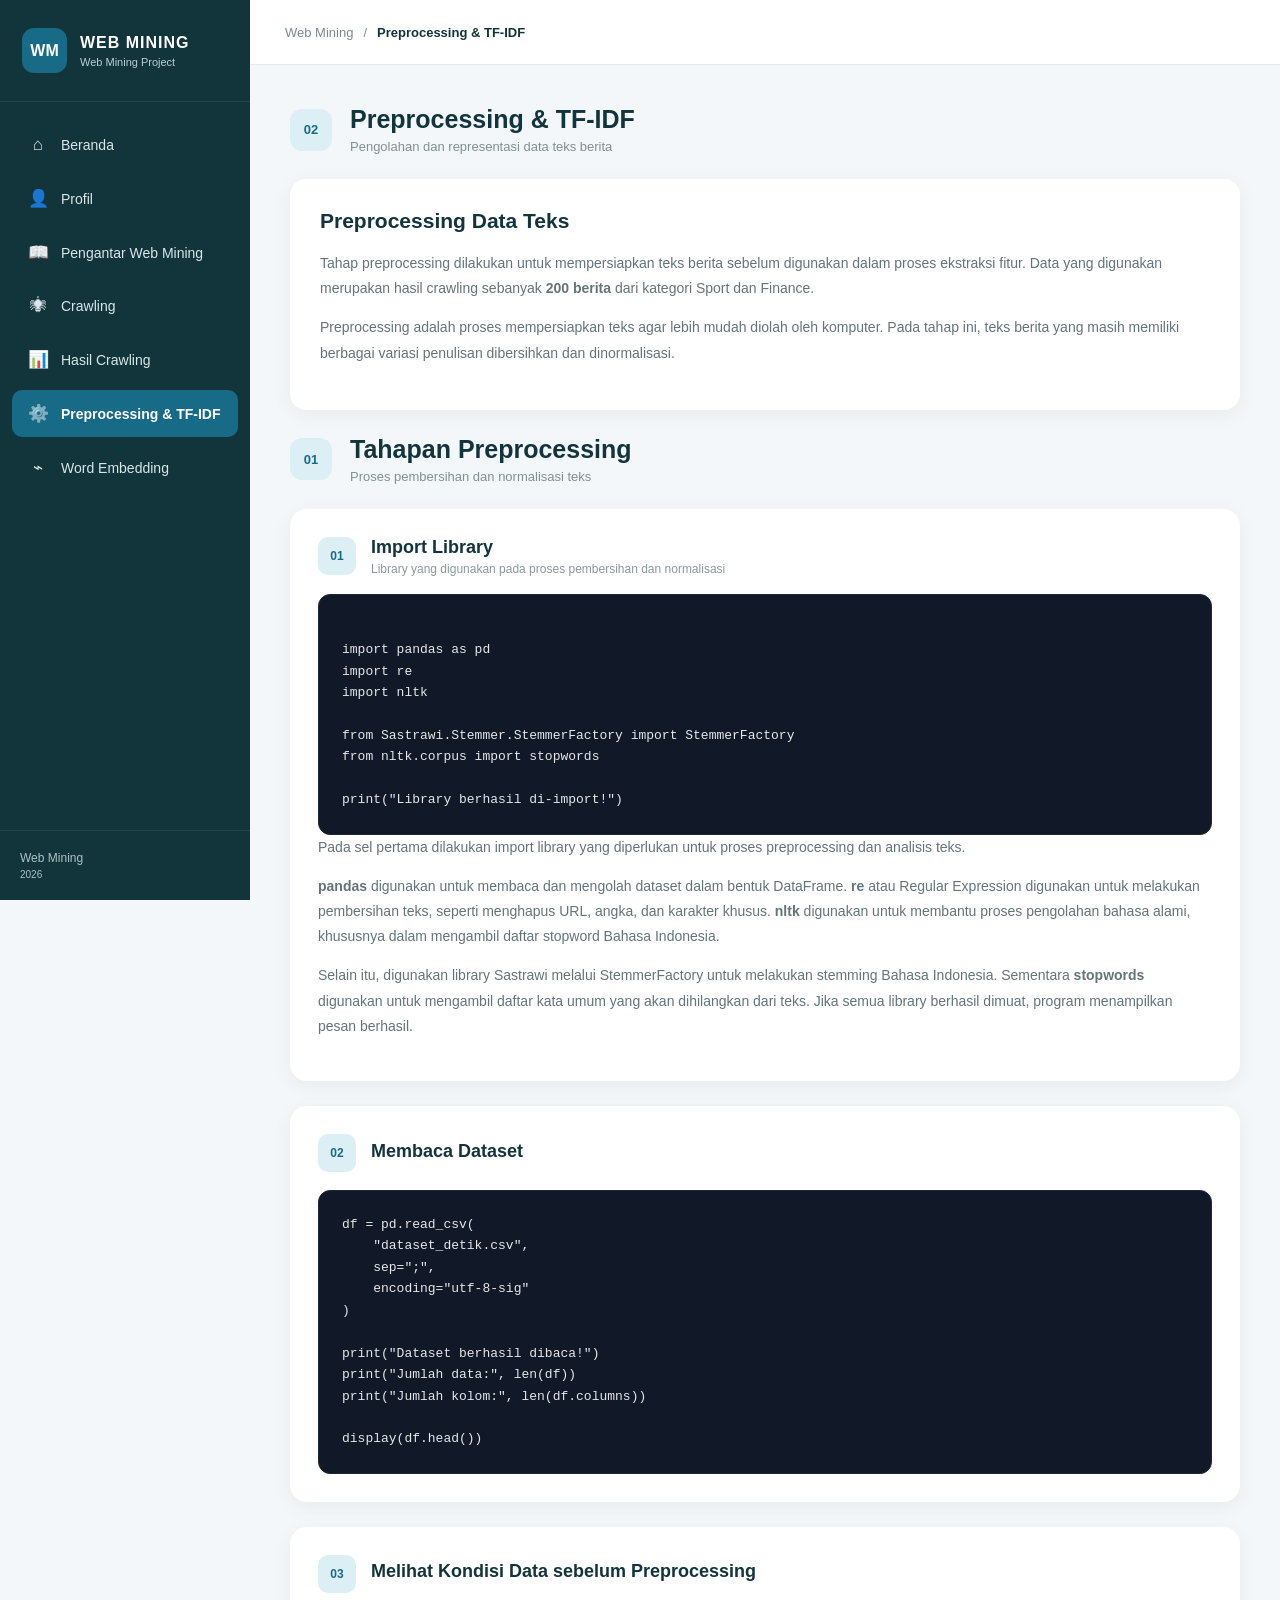
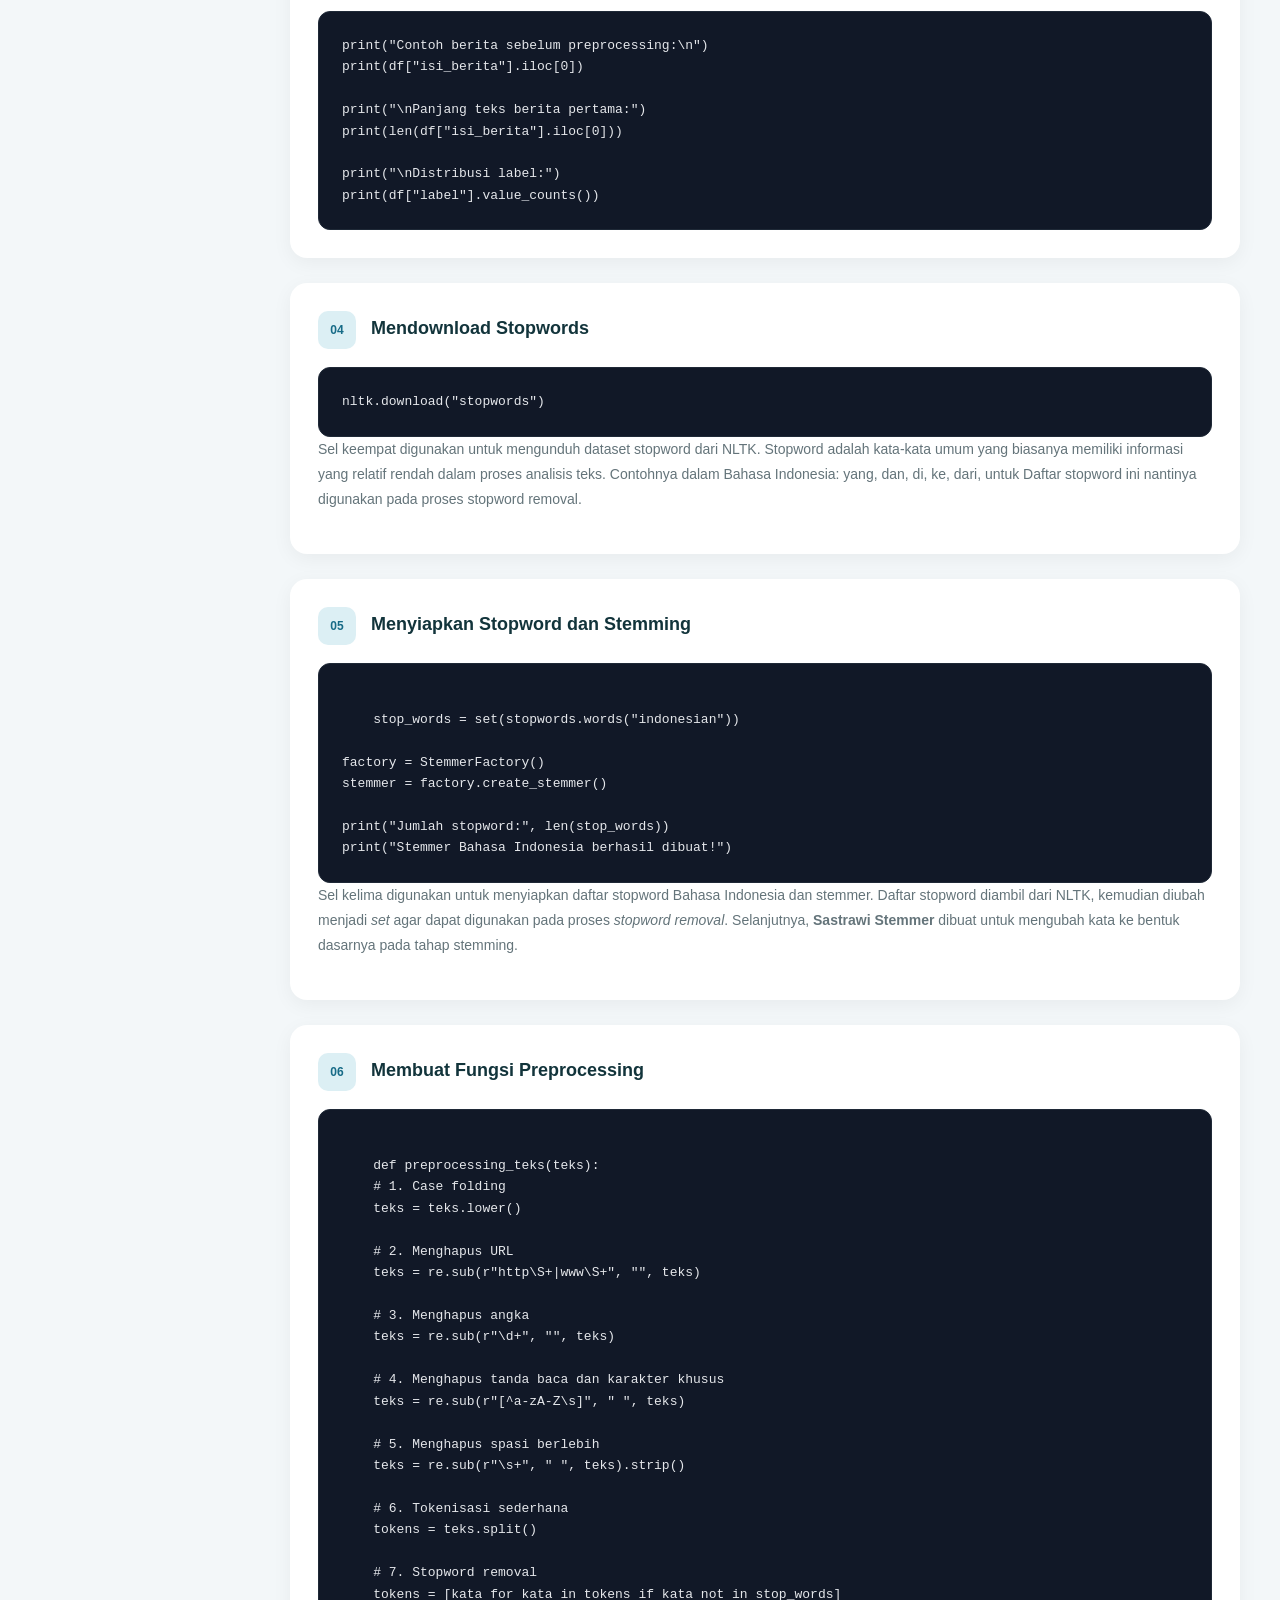
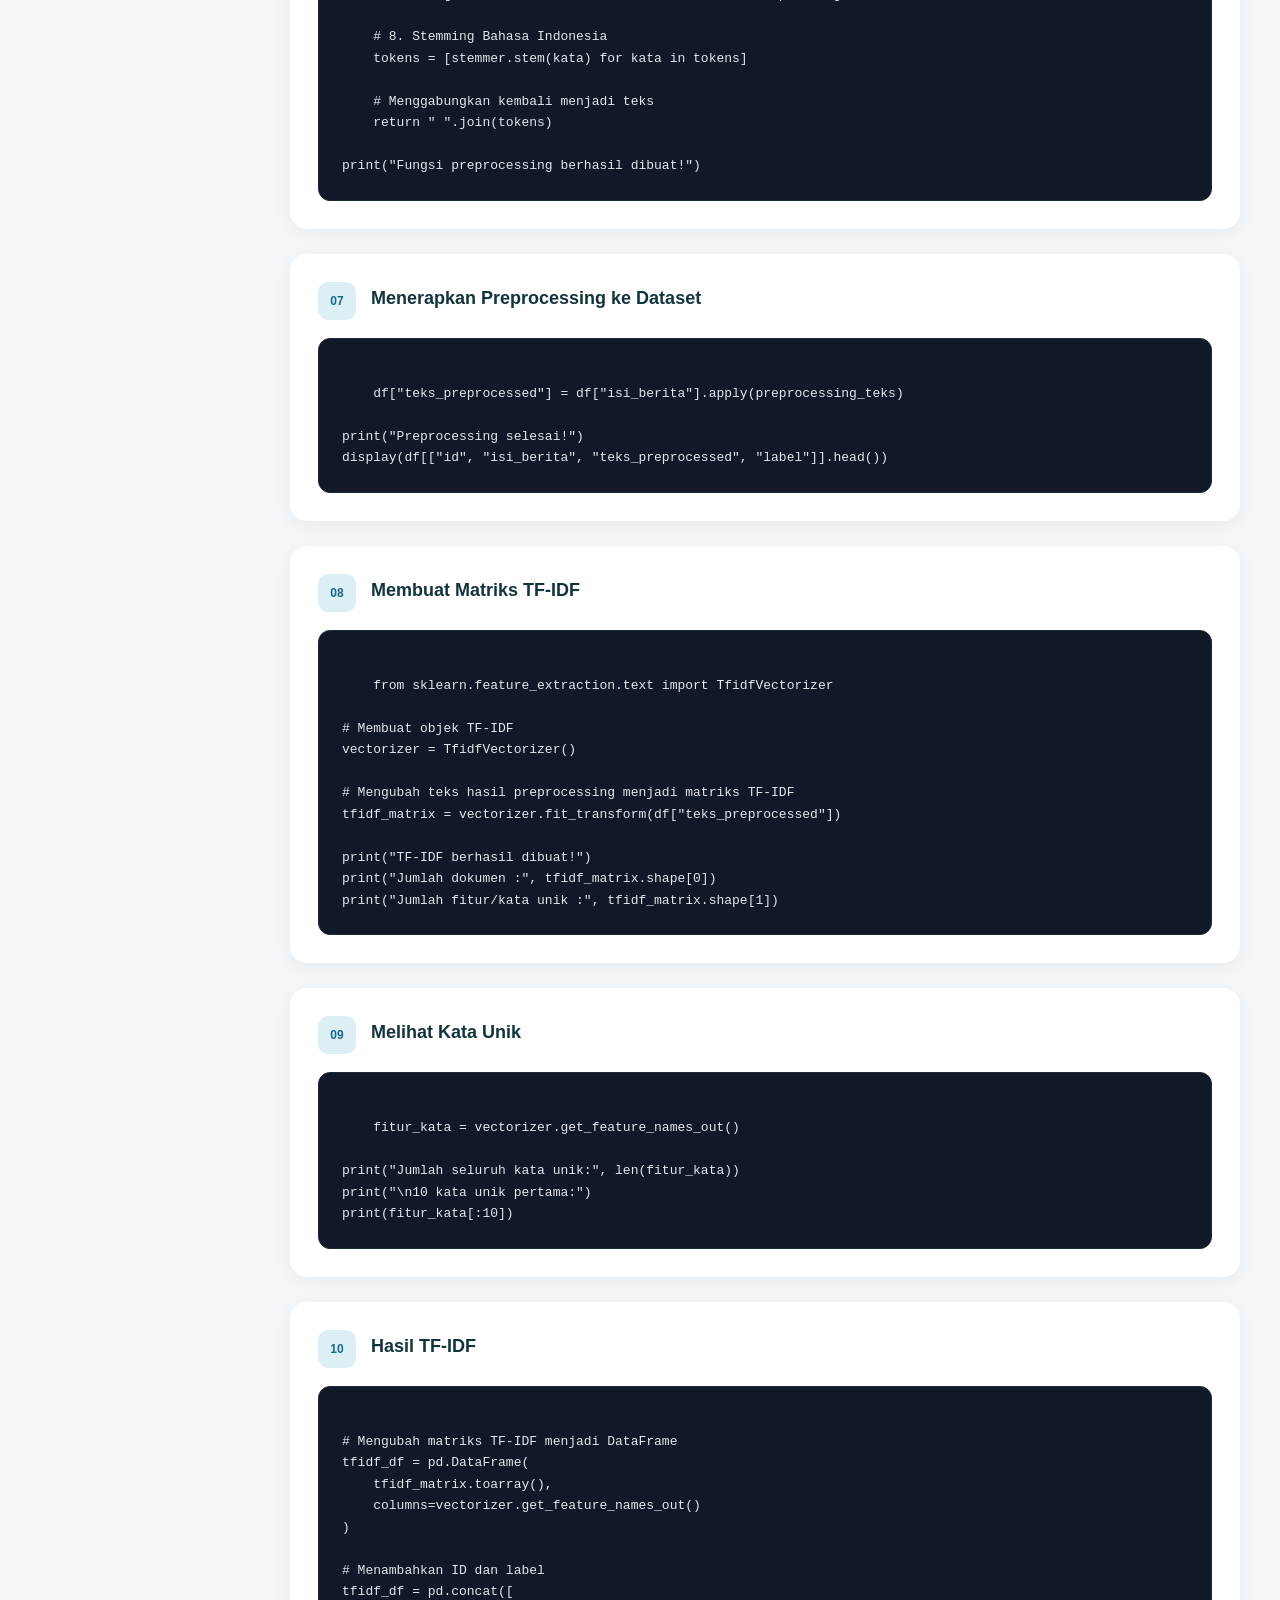
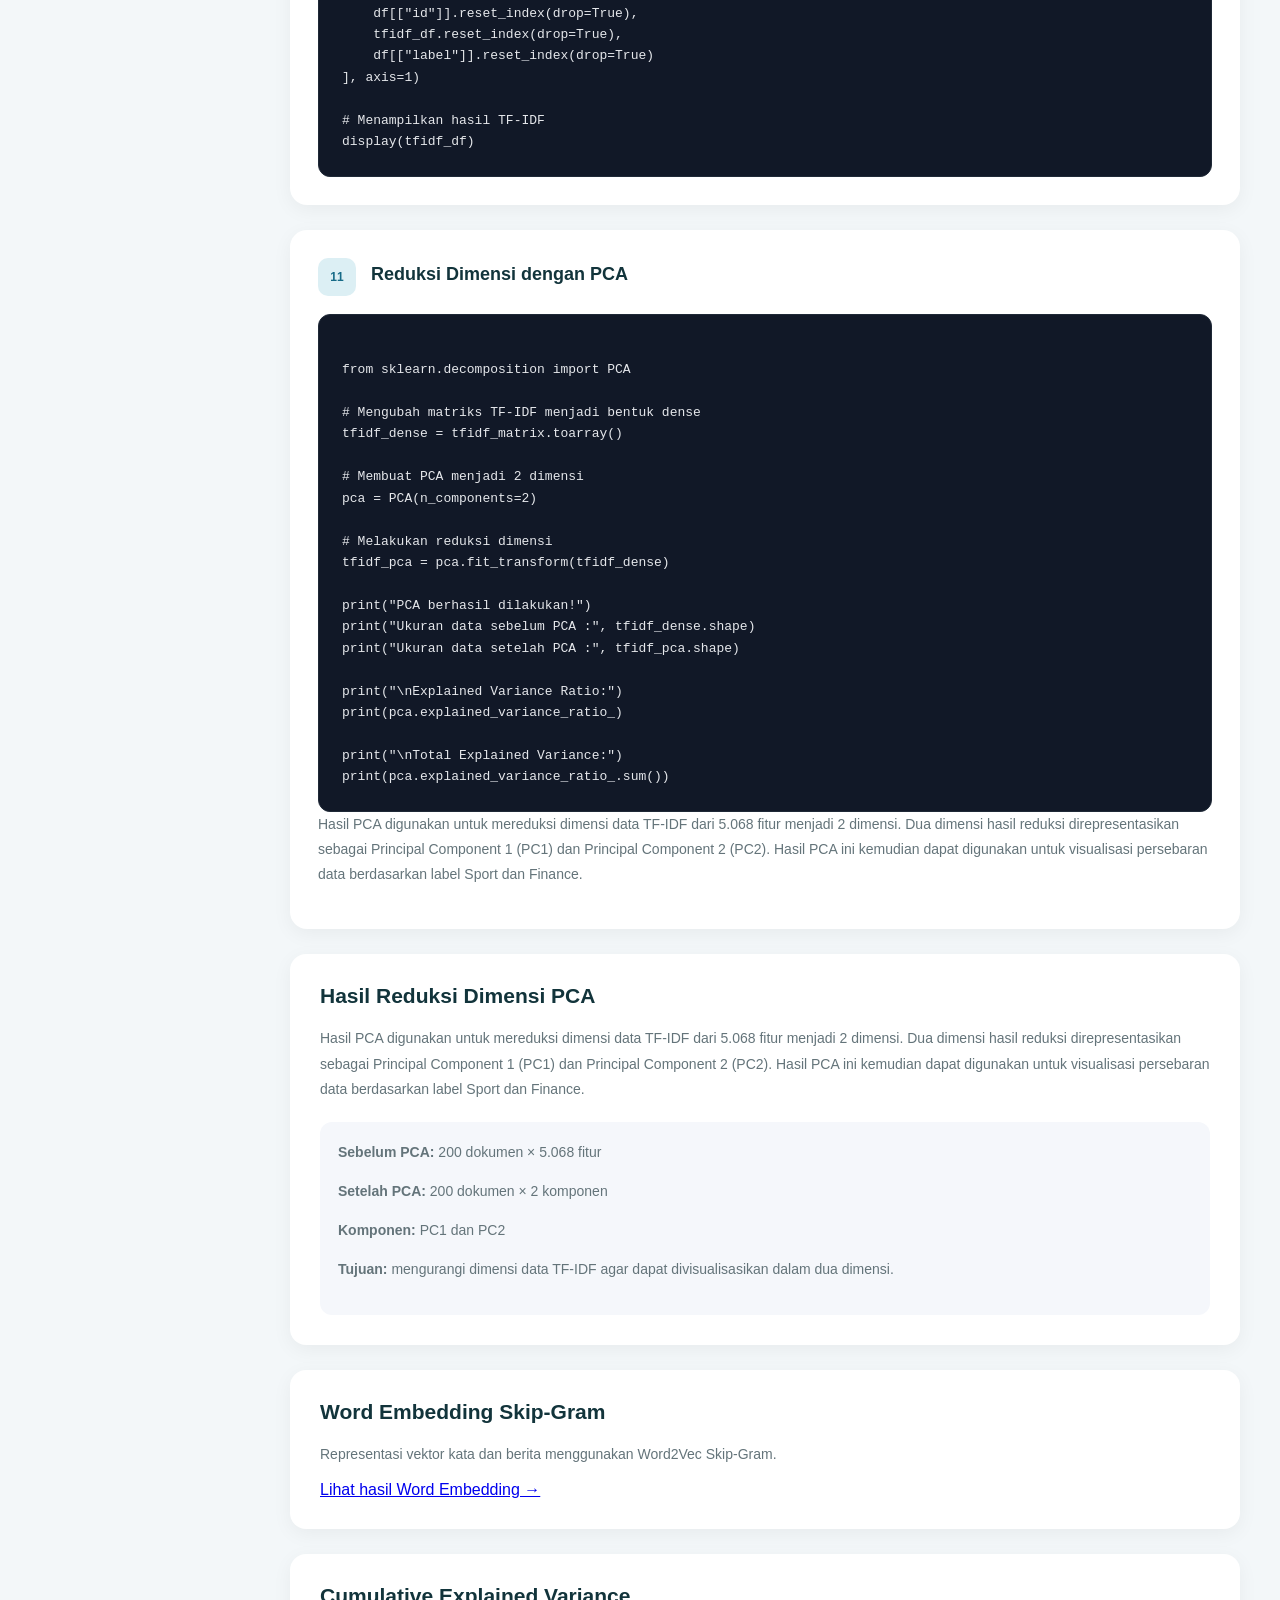
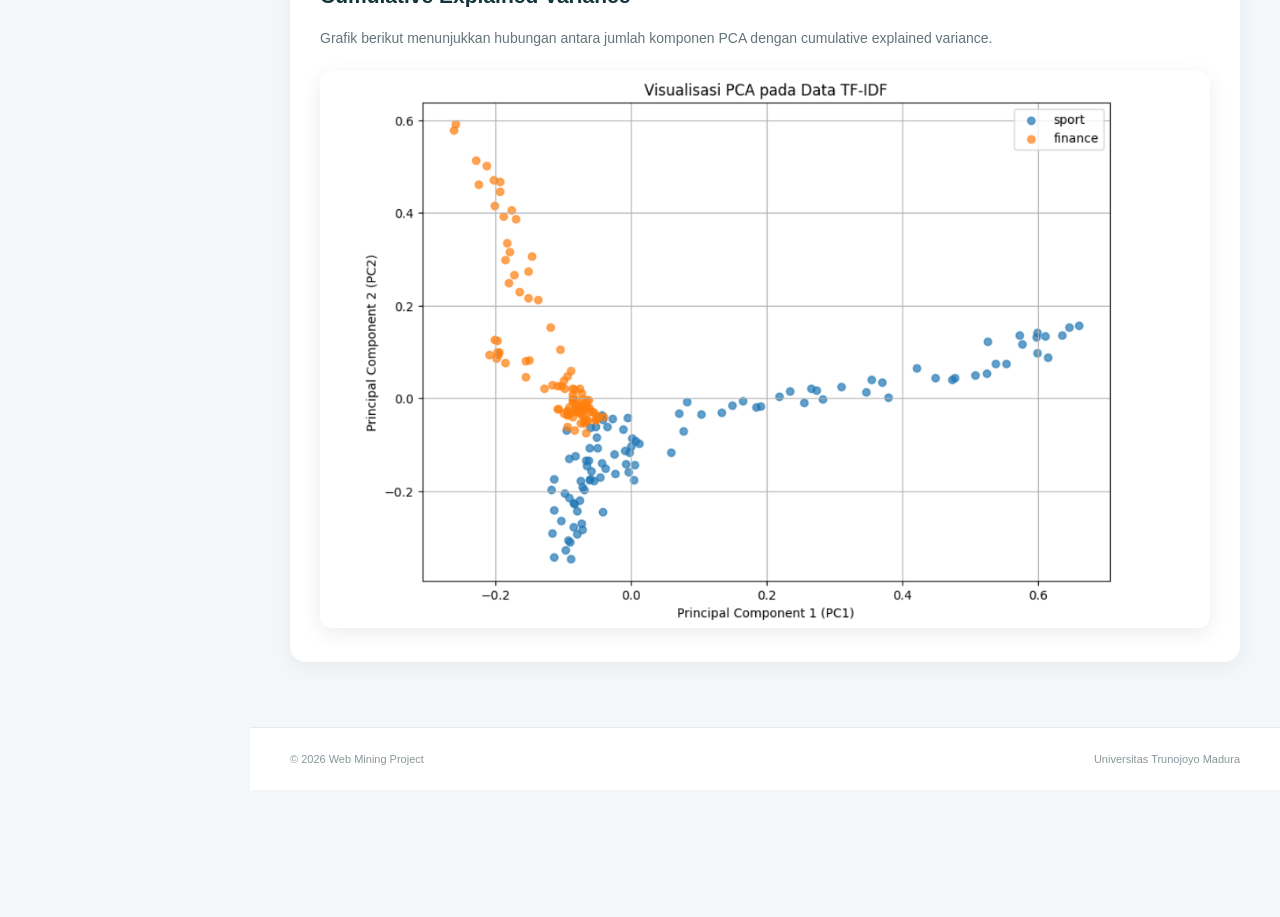
<file: preprocessing.html>
<!DOCTYPE html>
<html lang="id">
<head>
    <meta charset="UTF-8">
    <meta name="viewport" content="width=device-width, initial-scale=1.0">

    <title>Web Mining - Preprocessing</title>

    <link rel="stylesheet" href="style.css">
</head>

<body>

<aside class="sidebar">

    <div class="sidebar-header">
        <div class="logo">WM</div>

        <div>
            <h2>WEB MINING</h2>
            <p>Web Mining Project</p>
        </div>
    </div>


    <nav class="sidebar-menu">

        <a href="index.html" class="menu-item">
            <span>⌂</span>
            <span>Beranda</span>
        </a>

        <a href="profil.html" class="menu-item">
            <span>👤</span>
            <span>Profil</span>
        </a>

        <a href="pengantar.html" class="menu-item">
            <span>📖</span>
            <span>Pengantar Web Mining</span>
        </a>

        <a href="crawling.html" class="menu-item">
            <span>🕷</span>
            <span>Crawling</span>
        </a>

        <a href="hasil-crawling.html" class="menu-item">
            <span>📊</span>
            <span>Hasil Crawling</span>
        </a>

        <a href="preprocessing.html" class="menu-item active">
            <span>⚙️</span>
            <span>Preprocessing & TF-IDF</span>
        </a>

        <a href="word-embedding.html" class="menu-item">
            <span>⌁</span>
            <span>Word Embedding</span>
        </a>

    </nav>


    <div class="sidebar-footer">
        <p>Web Mining</p>
        <small>2026</small>
    </div>

</aside>


<main class="main-content">

    <header class="topbar">
        <span>Web Mining</span>
        <span>/</span>
        <strong>Preprocessing & TF-IDF</strong>
    </header>


    <section class="page-content">

        <!-- JUDUL -->
        <div class="section-heading">

            <span class="section-number">02</span>

            <div>
                <h2>Preprocessing & TF-IDF</h2>
                <p>Pengolahan dan representasi data teks berita</p>
            </div>

        </div>


        <!-- PENJELASAN -->
        <div class="content-card">

            <h2>Preprocessing Data Teks</h2>

            <p>
                Tahap preprocessing dilakukan untuk mempersiapkan teks berita
                sebelum digunakan dalam proses ekstraksi fitur.
                Data yang digunakan merupakan hasil crawling sebanyak
                <strong>200 berita</strong> dari kategori Sport dan Finance.
            </p>

            <p>
                Preprocessing adalah proses mempersiapkan teks agar lebih mudah diolah oleh komputer. 
                Pada tahap ini, teks berita yang masih memiliki berbagai variasi penulisan dibersihkan dan dinormalisasi.
            </p>

        </div>


        <!-- TAHAP PREPROCESSING -->
        <div class="section-heading">

            <span class="section-number">01</span>

            <div>
                <h2>Tahapan Preprocessing</h2>
                <p>Proses pembersihan dan normalisasi teks</p>
            </div>

        </div>


        <!-- CODE 1 -->

        <div class="code-section">

            <div class="code-title">
                <span>01</span>

                <div>
                    <h2>Import Library</h2>
                    <p>Library yang digunakan pada proses pembersihan dan normalisasi</p>
                </div>
            </div>

<pre><code>
import pandas as pd
import re
import nltk

from Sastrawi.Stemmer.StemmerFactory import StemmerFactory
from nltk.corpus import stopwords

print("Library berhasil di-import!")</code></pre>

<p>
    Pada sel pertama dilakukan import library yang diperlukan untuk proses preprocessing dan analisis teks.
</p>

<p>
    <strong>pandas</strong> digunakan untuk membaca dan mengolah dataset dalam bentuk DataFrame.
    <strong>re</strong> atau Regular Expression digunakan untuk melakukan pembersihan teks,
    seperti menghapus URL, angka, dan karakter khusus. <strong>nltk</strong> digunakan untuk
    membantu proses pengolahan bahasa alami, khususnya dalam mengambil daftar
    stopword Bahasa Indonesia.
</p>

<p>
    Selain itu, digunakan library Sastrawi melalui StemmerFactory untuk melakukan
    stemming Bahasa Indonesia. Sementara <strong>stopwords</strong> digunakan untuk mengambil
    daftar kata umum yang akan dihilangkan dari teks.
    Jika semua library berhasil dimuat, program menampilkan pesan berhasil.
</p>


        </div>


        <!-- CODE 2 -->

        <div class="code-section">

            <div class="code-title">
                <span>02</span>

                <div>
                    <h2>Membaca Dataset</h2>
                </div>
            </div>

<pre><code>df = pd.read_csv(
    "dataset_detik.csv",
    sep=";",
    encoding="utf-8-sig"
)

print("Dataset berhasil dibaca!")
print("Jumlah data:", len(df))
print("Jumlah kolom:", len(df.columns))

display(df.head())
</code></pre>


        </div>


        <!-- CODE 3 -->

        <div class="code-section">

            <div class="code-title">
                <span>03</span>

                <div>
                    <h2>Melihat Kondisi Data sebelum Preprocessing</h2>
                </div>
            </div>

<pre><code>print("Contoh berita sebelum preprocessing:\n")
print(df["isi_berita"].iloc[0])

print("\nPanjang teks berita pertama:")
print(len(df["isi_berita"].iloc[0]))

print("\nDistribusi label:")
print(df["label"].value_counts())</code></pre>

        </div>


        <!-- CODE 4 -->

        <div class="code-section">

            <div class="code-title">
                <span>04</span>

                <div>
                    <h2>Mendownload Stopwords</h2>
                </div>
            </div>

<pre><code>nltk.download("stopwords")</code></pre>

<p>
    Sel keempat digunakan untuk mengunduh dataset stopword dari NLTK.
Stopword adalah kata-kata umum yang biasanya memiliki informasi yang relatif rendah dalam proses analisis teks.
Contohnya dalam Bahasa Indonesia: yang, dan, di, ke, dari, untuk
Daftar stopword ini nantinya digunakan pada proses stopword removal.
</p>

        </div>


        <!-- CODE 5 -->

        <div class="code-section">

            <div class="code-title">
                <span>05</span>

                <div>
                    <h2>Menyiapkan Stopword dan Stemming</h2>
                </div>
            </div>

<pre><code>
    stop_words = set(stopwords.words("indonesian"))

factory = StemmerFactory()
stemmer = factory.create_stemmer()

print("Jumlah stopword:", len(stop_words))
print("Stemmer Bahasa Indonesia berhasil dibuat!")
</code></pre>

<p>
    Sel kelima digunakan untuk menyiapkan daftar stopword Bahasa Indonesia dan stemmer.
Daftar stopword diambil dari NLTK, kemudian diubah menjadi <em>set</em> agar dapat digunakan pada proses <em>stopword removal</em>.
Selanjutnya, <strong>Sastrawi Stemmer</strong> dibuat untuk mengubah kata ke bentuk dasarnya pada tahap stemming.
</p>

        </div>


        <!-- CODE 6 -->

        <div class="code-section">

            <div class="code-title">
                <span>06</span>

                <div>
                    <h2>Membuat Fungsi Preprocessing</h2>
                </div>
            </div>

<pre><code>
    def preprocessing_teks(teks):
    # 1. Case folding
    teks = teks.lower()

    # 2. Menghapus URL
    teks = re.sub(r"http\S+|www\S+", "", teks)

    # 3. Menghapus angka
    teks = re.sub(r"\d+", "", teks)

    # 4. Menghapus tanda baca dan karakter khusus
    teks = re.sub(r"[^a-zA-Z\s]", " ", teks)

    # 5. Menghapus spasi berlebih
    teks = re.sub(r"\s+", " ", teks).strip()

    # 6. Tokenisasi sederhana
    tokens = teks.split()

    # 7. Stopword removal
    tokens = [kata for kata in tokens if kata not in stop_words]

    # 8. Stemming Bahasa Indonesia
    tokens = [stemmer.stem(kata) for kata in tokens]

    # Menggabungkan kembali menjadi teks
    return " ".join(tokens)

print("Fungsi preprocessing berhasil dibuat!")
</code></pre>


        </div>


        <!-- CODE 7 -->

        <div class="code-section">

            <div class="code-title">
                <span>07</span>

                <div>
                    <h2>Menerapkan Preprocessing ke Dataset</h2>
                </div>
            </div>

<pre><code>
    df["teks_preprocessed"] = df["isi_berita"].apply(preprocessing_teks)

print("Preprocessing selesai!")
display(df[["id", "isi_berita", "teks_preprocessed", "label"]].head())
</code></pre>


        </div>



        <!-- CODE 8 -->

        <div class="code-section">

            <div class="code-title">
                <span>08</span>

                <div>
                    <h2>Membuat Matriks TF-IDF</h2>
                </div>
            </div>

<pre><code>
    from sklearn.feature_extraction.text import TfidfVectorizer

# Membuat objek TF-IDF
vectorizer = TfidfVectorizer()

# Mengubah teks hasil preprocessing menjadi matriks TF-IDF
tfidf_matrix = vectorizer.fit_transform(df["teks_preprocessed"])

print("TF-IDF berhasil dibuat!")
print("Jumlah dokumen :", tfidf_matrix.shape[0])
print("Jumlah fitur/kata unik :", tfidf_matrix.shape[1])
</code></pre>


        </div>


        
        <!-- CODE 9 -->

        <div class="code-section">

            <div class="code-title">
                <span>09</span>

                <div>
                    <h2>Melihat Kata Unik</h2>
                </div>
            </div>

<pre><code>
    fitur_kata = vectorizer.get_feature_names_out()

print("Jumlah seluruh kata unik:", len(fitur_kata))
print("\n10 kata unik pertama:")
print(fitur_kata[:10])
</code></pre>


        </div>


        <!-- CODE 10 -->

        <div class="code-section">

            <div class="code-title">
                <span>10</span>

                <div>
                    <h2>Hasil TF-IDF</h2>
                </div>
            </div>

<pre><code>
# Mengubah matriks TF-IDF menjadi DataFrame
tfidf_df = pd.DataFrame(
    tfidf_matrix.toarray(),
    columns=vectorizer.get_feature_names_out()
)

# Menambahkan ID dan label
tfidf_df = pd.concat([
    df[["id"]].reset_index(drop=True),
    tfidf_df.reset_index(drop=True),
    df[["label"]].reset_index(drop=True)
], axis=1)

# Menampilkan hasil TF-IDF
display(tfidf_df)
</code></pre>


        </div>


        <!-- CODE 11 -->

        <div class="code-section">

            <div class="code-title">
                <span>11</span>

                <div>
                    <h2>Reduksi Dimensi dengan PCA</h2>
                </div>
            </div>

<pre><code>
from sklearn.decomposition import PCA

# Mengubah matriks TF-IDF menjadi bentuk dense
tfidf_dense = tfidf_matrix.toarray()

# Membuat PCA menjadi 2 dimensi
pca = PCA(n_components=2)

# Melakukan reduksi dimensi
tfidf_pca = pca.fit_transform(tfidf_dense)

print("PCA berhasil dilakukan!")
print("Ukuran data sebelum PCA :", tfidf_dense.shape)
print("Ukuran data setelah PCA :", tfidf_pca.shape)

print("\nExplained Variance Ratio:")
print(pca.explained_variance_ratio_)

print("\nTotal Explained Variance:")
print(pca.explained_variance_ratio_.sum())
</code></pre>

<p>
    Hasil PCA digunakan untuk mereduksi dimensi data TF-IDF dari 5.068 fitur menjadi 2 dimensi. 
    Dua dimensi hasil reduksi direpresentasikan sebagai Principal Component 1 (PC1) dan Principal Component 2 (PC2). Hasil PCA ini kemudian dapat digunakan untuk visualisasi persebaran data berdasarkan label Sport dan Finance.
</p>

        </div>



        <!-- HASIL PCA -->
        <div class="content-card">

            <h2>Hasil Reduksi Dimensi PCA</h2>

            <p>
                Hasil PCA digunakan untuk mereduksi dimensi data TF-IDF dari 5.068 fitur menjadi 2 dimensi. Dua dimensi hasil reduksi direpresentasikan sebagai Principal Component 1 (PC1) dan Principal Component 2 (PC2). Hasil PCA ini kemudian dapat digunakan untuk visualisasi persebaran data berdasarkan label Sport dan Finance.
            </p>

            <div style="margin-top:20px; padding:18px; border-radius:12px; background:#f5f7fb;">
                <p><strong>Sebelum PCA:</strong> 200 dokumen × 5.068 fitur</p>
                <p><strong>Setelah PCA:</strong> 200 dokumen × 2 komponen</p>
                <p><strong>Komponen:</strong> PC1 dan PC2</p>
                <p><strong>Tujuan:</strong> mengurangi dimensi data TF-IDF agar dapat divisualisasikan dalam dua dimensi.</p>
            </div>

        </div>

        <div class="content-card">
            <h2>Word Embedding Skip-Gram</h2>
            <p>Representasi vektor kata dan berita menggunakan Word2Vec Skip-Gram.</p>
            <a href="word-embedding.html">Lihat hasil Word Embedding →</a>
        </div>


        <!-- CUMULATIVE VARIANCE -->
        <div class="content-card">

            <h2>Cumulative Explained Variance</h2>

            <p>
                Grafik berikut menunjukkan hubungan antara jumlah komponen
                PCA dengan cumulative explained variance.
            </p>

            <div style="text-align:center; margin-top:20px;">

                <img
                    src="image.png"
                    alt="Cumulative Explained Variance PCA"
                    style="
                        max-width:100%;
                        border-radius:12px;
                        box-shadow:0 5px 20px rgba(0,0,0,0.08);
                    "
                >

            </div>

        </div>


    </section>


    <footer class="footer">

        <p>© 2026 Web Mining Project</p>

        <p>Universitas Trunojoyo Madura</p>

    </footer>

</main>

</body>
</html>
</file>
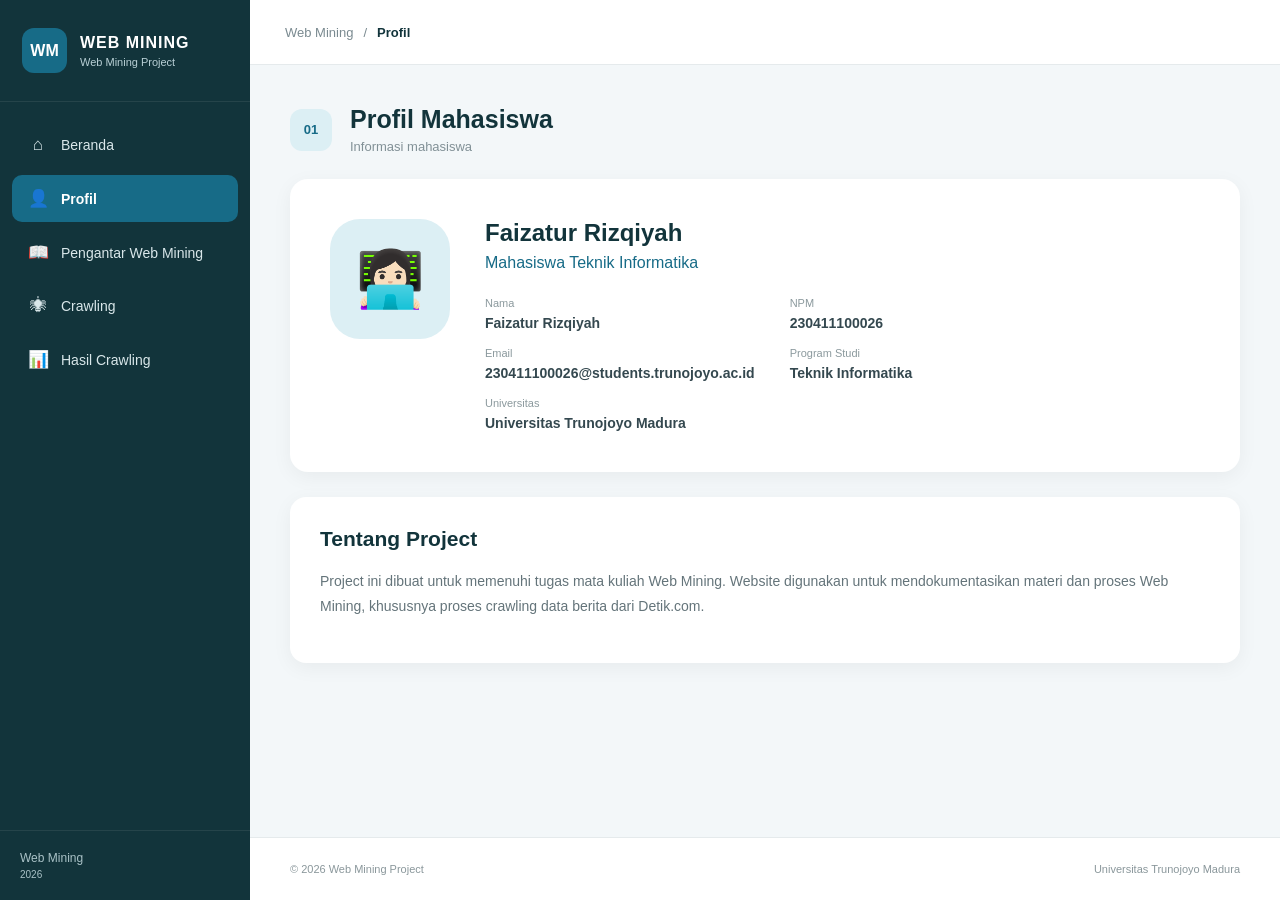
<file: profil.html>
<!DOCTYPE html>
<html lang="id">
<head>
    <meta charset="UTF-8">
    <meta name="viewport" content="width=device-width, initial-scale=1.0">

    <title>Web Mining - Profil</title>

    <link rel="stylesheet" href="style.css">
</head>

<body>

<aside class="sidebar">

    <div class="sidebar-header">
        <div class="logo">WM</div>

        <div>
            <h2>WEB MINING</h2>
            <p>Web Mining Project</p>
        </div>
    </div>


    <nav class="sidebar-menu">

        <a href="index.html" class="menu-item">
            <span>⌂</span>
            <span>Beranda</span>
        </a>

        <a href="profil.html" class="menu-item active">
            <span>👤</span>
            <span>Profil</span>
        </a>

        <a href="pengantar.html" class="menu-item">
            <span>📖</span>
            <span>Pengantar Web Mining</span>
        </a>

        <a href="crawling.html" class="menu-item">
            <span>🕷</span>
            <span>Crawling</span>
        </a>

        <a href="hasil-crawling.html" class="menu-item">
            <span>📊</span>
            <span>Hasil Crawling</span>
        </a>

    </nav>


    <div class="sidebar-footer">
        <p>Web Mining</p>
        <small>2026</small>
    </div>

</aside>


<main class="main-content">

    <header class="topbar">
        <span>Web Mining</span>
        <span>/</span>
        <strong>Profil</strong>
    </header>


    <section class="page-content">

        <div class="section-heading">

            <span class="section-number">01</span>

            <div>
                <h2>Profil Mahasiswa</h2>
                <p>Informasi mahasiswa</p>
            </div>

        </div>


        <div class="profile-card">

            <div class="profile-avatar">
                👩🏻‍💻
            </div>

            <div class="profile-info">

                <h1>Faizatur Rizqiyah</h1>

                <p class="profile-role">
                    Mahasiswa Teknik Informatika
                </p>

                <div class="profile-details">

                    <div class="profile-detail">
                        <span>Nama</span>
                        <strong>Faizatur Rizqiyah</strong>
                    </div>

                    <div class="profile-detail">
                        <span>NPM</span>
                        <strong>230411100026</strong>
                    </div>

                    <div class="profile-detail">
                        <span>Email</span>
                        <strong>230411100026@students.trunojoyo.ac.id</strong>
                    </div>

                    <div class="profile-detail">
                        <span>Program Studi</span>
                        <strong>Teknik Informatika</strong>
                    </div>

                    <div class="profile-detail">
                        <span>Universitas</span>
                        <strong>Universitas Trunojoyo Madura</strong>
                    </div>

                </div>

            </div>

        </div>


        <div class="description-card">

            <h2>Tentang Project</h2>

            <p>
                Project ini dibuat untuk memenuhi tugas mata kuliah
                Web Mining. Website digunakan untuk mendokumentasikan
                materi dan proses Web Mining, khususnya proses crawling
                data berita dari Detik.com.
            </p>

        </div>

    </section>


    <footer class="footer">
        <p>© 2026 Web Mining Project</p>
        <p>Universitas Trunojoyo Madura</p>
    </footer>

</main>

</body>
</html>
</file>
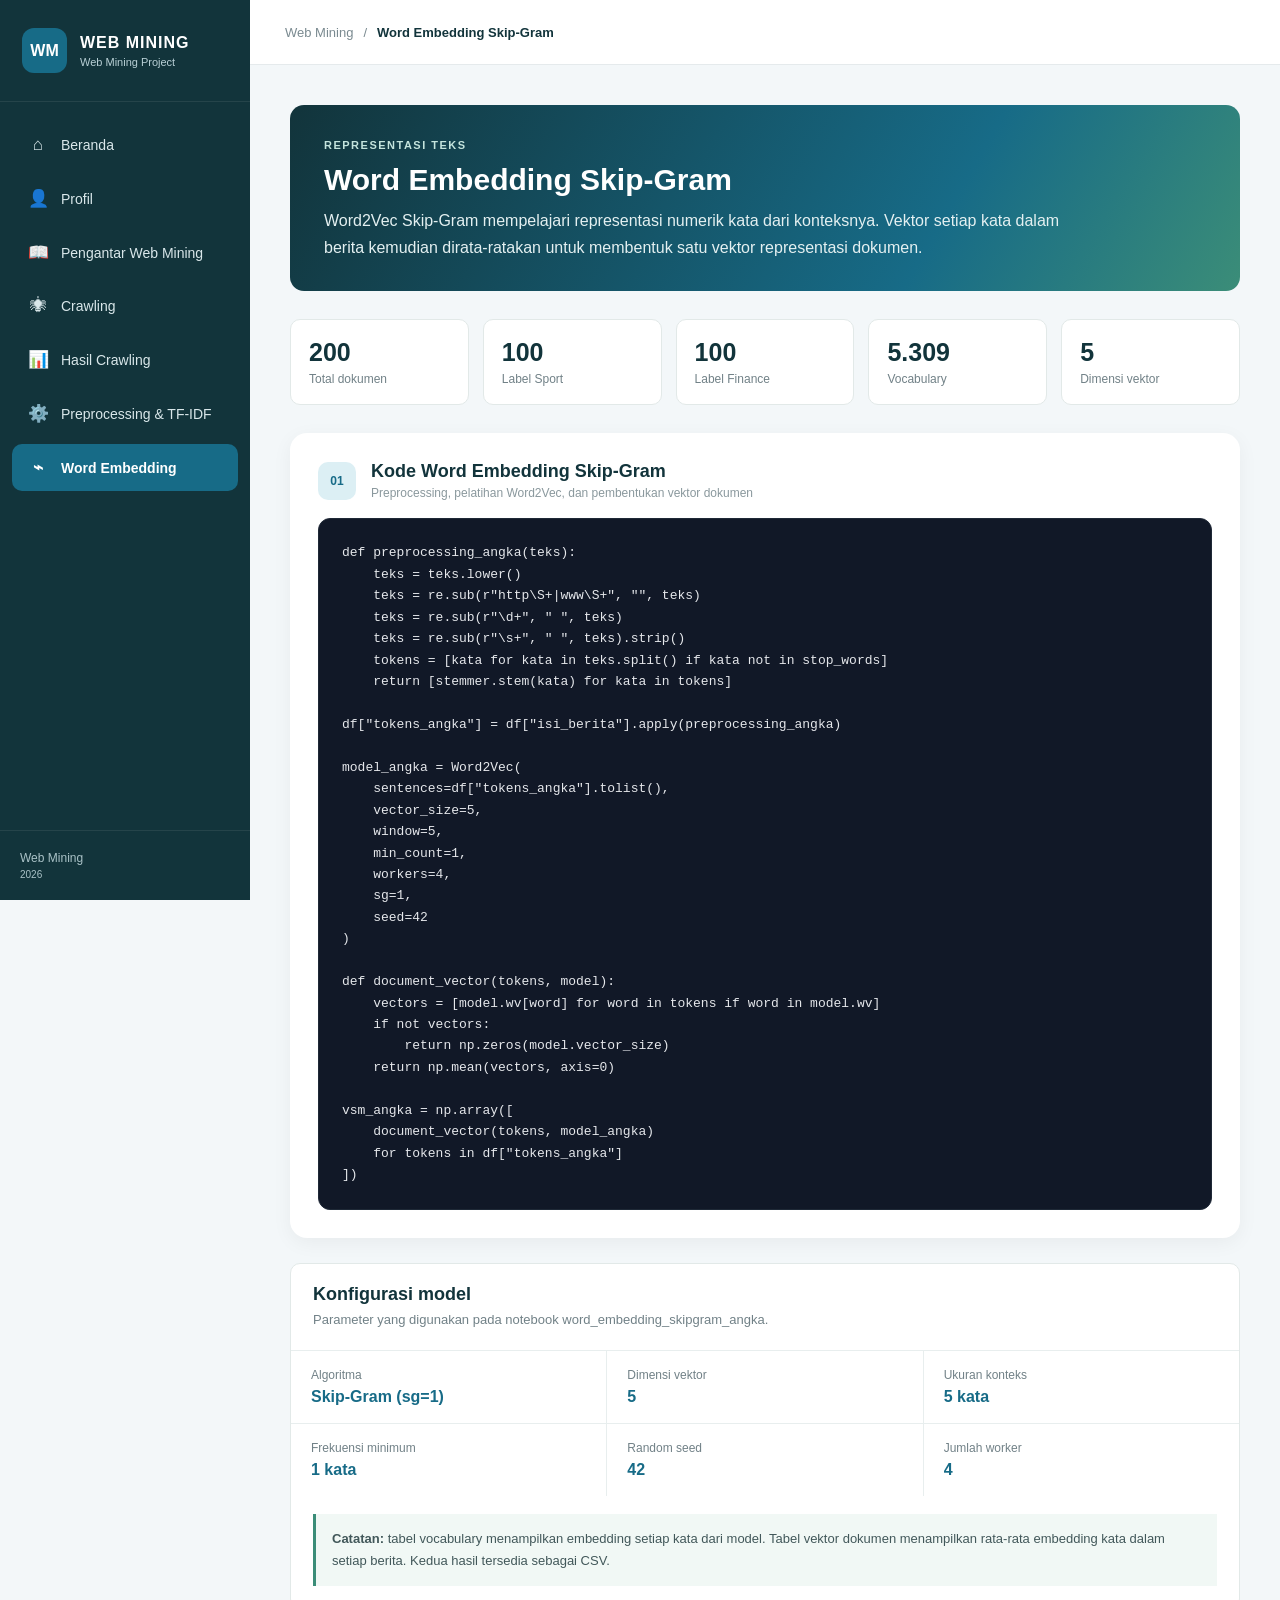
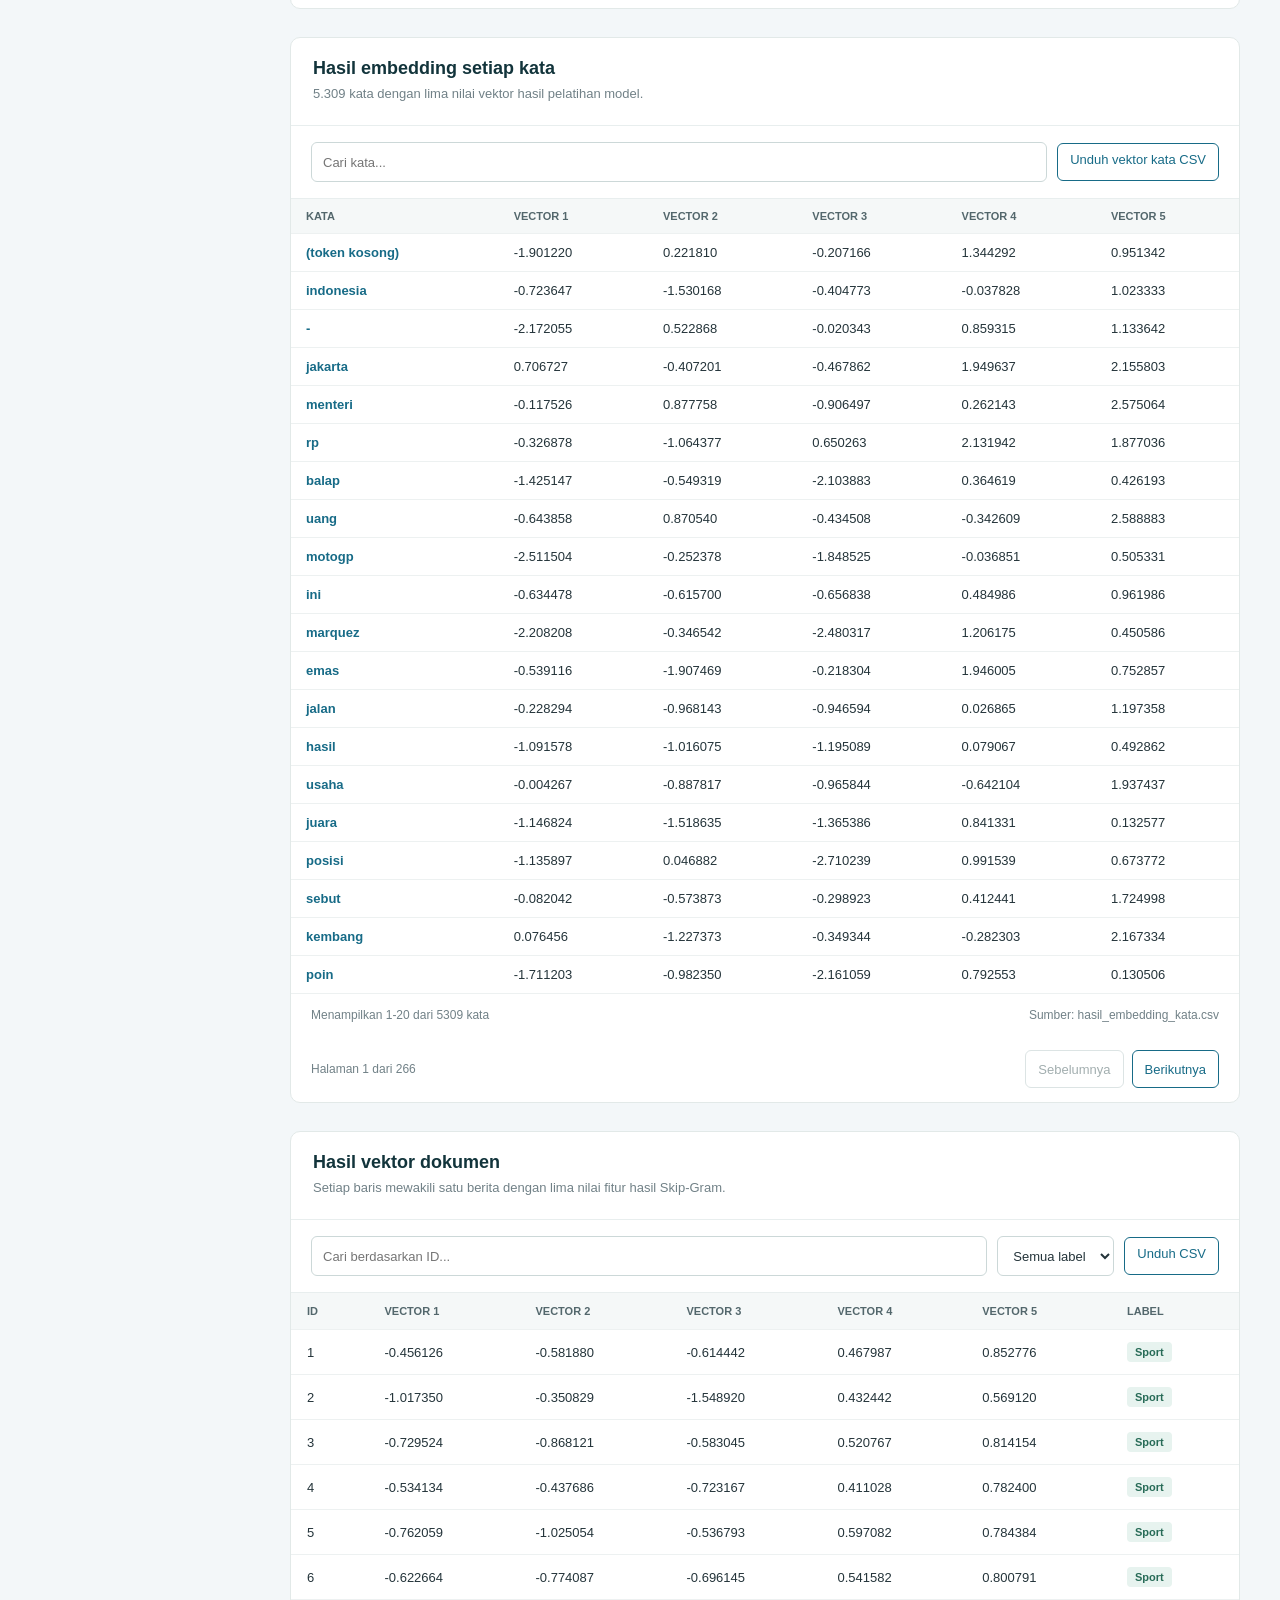
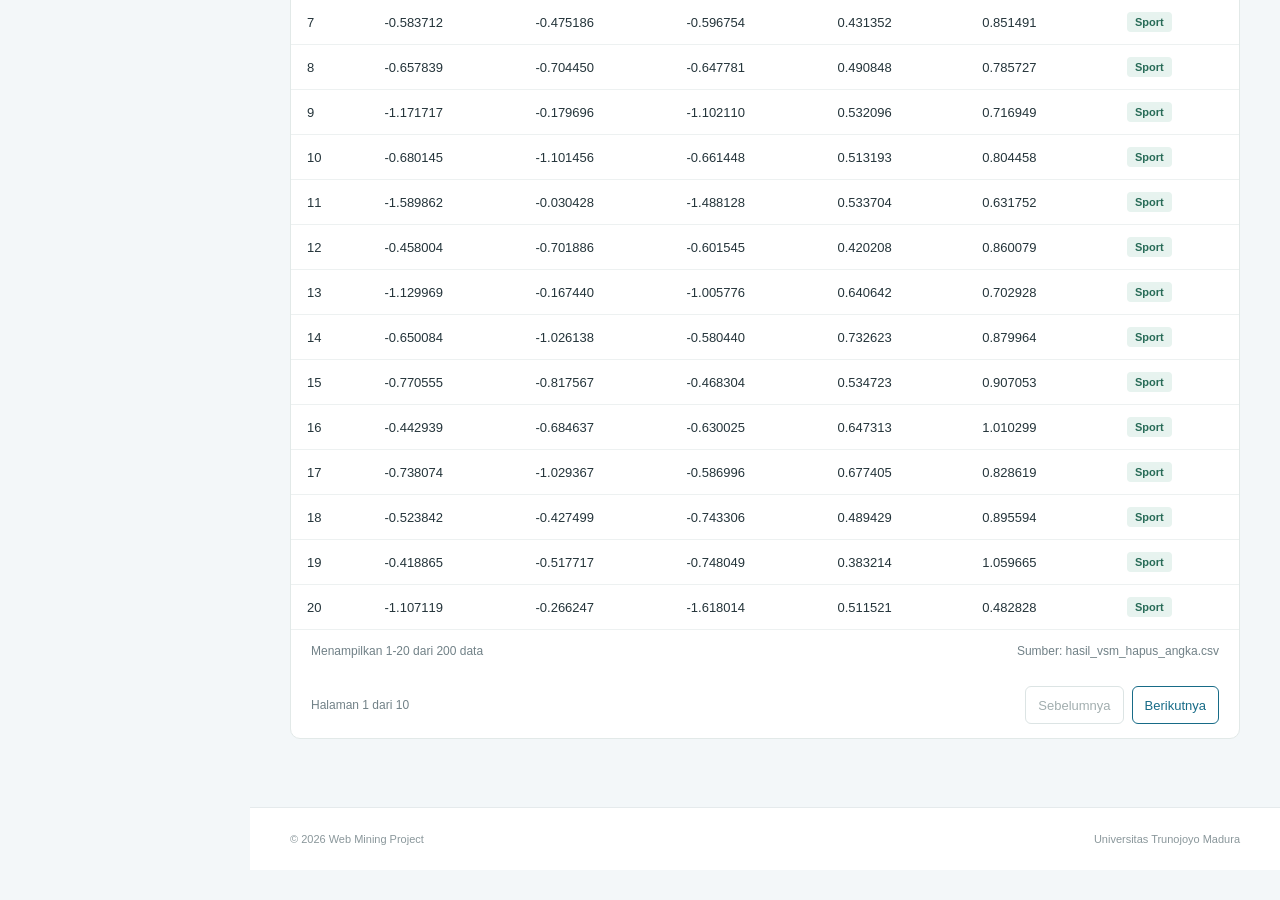
<file: word-embedding.html>
<!DOCTYPE html>
<html lang="id">
<head>
    <meta charset="UTF-8">
    <meta name="viewport" content="width=device-width, initial-scale=1.0">
    <title>Web Mining - Word Embedding Skip-Gram</title>
    <link rel="stylesheet" href="style.css">
    <style>
        .embedding-intro{padding:30px 34px;margin-bottom:28px;color:#fff;background:linear-gradient(120deg,#12343b,#176b87 68%,#3b8d78);border-radius:14px}
        .embedding-intro .eyebrow{color:#c4e4dd;font-size:11px;font-weight:700;letter-spacing:1.5px}
        .embedding-intro h1{margin:10px 0;font-size:30px}
        .embedding-intro p{max-width:760px;color:#e4f0f1;line-height:1.7}
        .embedding-stats{display:grid;grid-template-columns:repeat(5,minmax(0,1fr));gap:14px;margin-bottom:28px}
        .embedding-stat,.parameter-panel,.results-panel{background:#fff;border:1px solid #e2e9e8;border-radius:10px}
        .embedding-stat{padding:18px}
        .embedding-stat strong{display:block;color:#12343b;font-size:25px}
        .embedding-stat span{display:block;margin-top:5px;color:#718187;font-size:12px}
        .parameter-panel,.results-panel{margin-bottom:28px;overflow:hidden}
        .panel-heading{padding:20px 22px;border-bottom:1px solid #e8eeee}
        .panel-heading h2{color:#12343b;font-size:18px}
        .panel-heading p{margin-top:5px;color:#718187;font-size:13px;line-height:1.6}
        .parameter-grid{display:grid;grid-template-columns:repeat(3,minmax(0,1fr));gap:1px;background:#e8eeee}
        .parameter{padding:17px 20px;background:#fff}
        .parameter span{display:block;color:#718187;font-size:12px}
        .parameter strong{display:block;margin-top:6px;color:#176b87;font-size:16px}
        .method-note{margin:18px 22px 22px;padding:14px 16px;border-left:3px solid #3b8d78;background:#f1f8f5;color:#42585a;font-size:13px;line-height:1.7}
        .results-controls{display:flex;align-items:center;gap:10px;padding:16px 20px;border-bottom:1px solid #e8eeee}
        .results-controls input,.results-controls select{min-height:40px;padding:8px 11px;border:1px solid #ccd8d8;border-radius:6px;background:#fff;color:#24343a;font:inherit;font-size:13px}
        .results-controls input{flex:1;min-width:160px}
        .results-controls input:focus,.results-controls select:focus{outline:2px solid #8bc4b4;outline-offset:1px}
        .csv-download,.pager button{min-height:38px;padding:8px 12px;border:1px solid #176b87;border-radius:6px;color:#176b87;background:#fff;font:inherit;font-size:13px;text-decoration:none;cursor:pointer}
        .csv-download:hover,.pager button:hover:not(:disabled){color:#fff;background:#176b87}
        .table-scroll{overflow-x:auto}
        .vector-table{width:100%;border-collapse:collapse;white-space:nowrap;font-size:13px}
        .vector-table th,.vector-table td{padding:12px 16px;border-bottom:1px solid #edf1f1;text-align:left}
        .vector-table th{color:#53676c;background:#f5f8f8;font-size:11px;text-transform:uppercase}
        .vector-table td:not(:first-child):not(:last-child){font-variant-numeric:tabular-nums}
        .label-pill{display:inline-block;padding:4px 8px;border-radius:4px;background:#e7f3ef;color:#276b57;font-size:11px;font-weight:700;text-transform:capitalize}
        .label-pill.finance{background:#fff2df;color:#8b5b17}
        .table-status,.pager{display:flex;align-items:center;justify-content:space-between;gap:12px;padding:14px 20px;color:#718187;font-size:12px}
        .pager div{display:flex;gap:8px}
        .pager button:disabled{border-color:#dce4e4;color:#a2aeaf;cursor:not-allowed}
        .word-results{margin-bottom:28px;overflow:hidden;background:#fff;border:1px solid #e2e9e8;border-radius:10px}
        .word-results .results-controls{border-bottom:1px solid #e8eeee}
        .word-table{width:100%;border-collapse:collapse;white-space:nowrap;font-size:13px}
        .word-table th,.word-table td{padding:11px 15px;border-bottom:1px solid #edf1f1;text-align:left}
        .word-table th{color:#53676c;background:#f5f8f8;font-size:11px;text-transform:uppercase}
        .word-table td:not(:first-child){font-variant-numeric:tabular-nums}
        .word-table td:first-child{font-weight:700;color:#176b87}
        @media(max-width:1000px){.embedding-stats{grid-template-columns:repeat(3,minmax(0,1fr))}}
        @media(max-width:800px){.embedding-stats{grid-template-columns:repeat(2,minmax(0,1fr))}.parameter-grid{grid-template-columns:repeat(2,minmax(0,1fr))}}
        @media(max-width:560px){.embedding-intro{padding:24px 20px}.embedding-intro h1{font-size:25px}.embedding-stats{gap:9px}.embedding-stat{padding:14px}.parameter-grid{grid-template-columns:1fr 1fr}.results-controls{align-items:stretch;flex-direction:column}.results-controls input{min-width:0}.table-status,.pager{align-items:flex-start;flex-direction:column}}
    </style>
</head>
<body>
<aside class="sidebar">
    <div class="sidebar-header"><div class="logo">WM</div><div><h2>WEB MINING</h2><p>Web Mining Project</p></div></div>
    <nav class="sidebar-menu">
        <a href="index.html" class="menu-item"><span>⌂</span><span>Beranda</span></a>
        <a href="profil.html" class="menu-item"><span>👤</span><span>Profil</span></a>
        <a href="pengantar.html" class="menu-item"><span>📖</span><span>Pengantar Web Mining</span></a>
        <a href="crawling.html" class="menu-item"><span>🕷</span><span>Crawling</span></a>
        <a href="hasil-crawling.html" class="menu-item"><span>📊</span><span>Hasil Crawling</span></a>
        <a href="preprocessing.html" class="menu-item"><span>⚙️</span><span>Preprocessing &amp; TF-IDF</span></a>
        <a href="word-embedding.html" class="menu-item active" aria-current="page"><span>⌁</span><span>Word Embedding</span></a>
    </nav>
    <div class="sidebar-footer"><p>Web Mining</p><small>2026</small></div>
</aside>
<main class="main-content">
    <header class="topbar"><span>Web Mining</span><span>/</span><strong>Word Embedding Skip-Gram</strong></header>
    <section class="page-content">
        <div class="embedding-intro">
            <span class="eyebrow">REPRESENTASI TEKS</span>
            <h1>Word Embedding Skip-Gram</h1>
            <p>Word2Vec Skip-Gram mempelajari representasi numerik kata dari konteksnya. Vektor setiap kata dalam berita kemudian dirata-ratakan untuk membentuk satu vektor representasi dokumen.</p>
        </div>
        <div class="embedding-stats" aria-live="polite">
            <div class="embedding-stat"><strong id="total-count">-</strong><span>Total dokumen</span></div>
            <div class="embedding-stat"><strong id="sport-count">-</strong><span>Label Sport</span></div>
            <div class="embedding-stat"><strong id="finance-count">-</strong><span>Label Finance</span></div>
            <div class="embedding-stat"><strong id="vocabulary-count">-</strong><span>Vocabulary</span></div>
            <div class="embedding-stat"><strong>5</strong><span>Dimensi vektor</span></div>
        </div>
        <section class="code-section">
            <div class="code-title"><span>01</span><div><h2>Kode Word Embedding Skip-Gram</h2><p>Preprocessing, pelatihan Word2Vec, dan pembentukan vektor dokumen</p></div></div>
<pre><code>def preprocessing_angka(teks):
    teks = teks.lower()
    teks = re.sub(r"http\S+|www\S+", "", teks)
    teks = re.sub(r"\d+", " ", teks)
    teks = re.sub(r"\s+", " ", teks).strip()
    tokens = [kata for kata in teks.split() if kata not in stop_words]
    return [stemmer.stem(kata) for kata in tokens]

df["tokens_angka"] = df["isi_berita"].apply(preprocessing_angka)

model_angka = Word2Vec(
    sentences=df["tokens_angka"].tolist(),
    vector_size=5,
    window=5,
    min_count=1,
    workers=4,
    sg=1,
    seed=42
)

def document_vector(tokens, model):
    vectors = [model.wv[word] for word in tokens if word in model.wv]
    if not vectors:
        return np.zeros(model.vector_size)
    return np.mean(vectors, axis=0)

vsm_angka = np.array([
    document_vector(tokens, model_angka)
    for tokens in df["tokens_angka"]
])</code></pre>
        </section>
        <section class="parameter-panel" aria-labelledby="parameter-title">
            <div class="panel-heading"><h2 id="parameter-title">Konfigurasi model</h2><p>Parameter yang digunakan pada notebook word_embedding_skipgram_angka.</p></div>
            <div class="parameter-grid">
                <div class="parameter"><span>Algoritma</span><strong>Skip-Gram (sg=1)</strong></div>
                <div class="parameter"><span>Dimensi vektor</span><strong>5</strong></div>
                <div class="parameter"><span>Ukuran konteks</span><strong>5 kata</strong></div>
                <div class="parameter"><span>Frekuensi minimum</span><strong>1 kata</strong></div>
                <div class="parameter"><span>Random seed</span><strong>42</strong></div>
                <div class="parameter"><span>Jumlah worker</span><strong>4</strong></div>
            </div>
            <p class="method-note"><strong>Catatan:</strong> tabel vocabulary menampilkan embedding setiap kata dari model. Tabel vektor dokumen menampilkan rata-rata embedding kata dalam setiap berita. Kedua hasil tersedia sebagai CSV.</p>
        </section>
        <section class="word-results" aria-labelledby="word-results-title">
            <div class="panel-heading"><h2 id="word-results-title">Hasil embedding setiap kata</h2><p id="word-result-description">Memuat hasil vektor kata dari model Skip-Gram.</p></div>
            <div class="results-controls">
                <input id="word-search" type="search" placeholder="Cari kata..." aria-label="Cari kata dalam vocabulary">
                <a class="csv-download" href="hasil_embedding_kata.csv" download>Unduh vektor kata CSV</a>
            </div>
            <div class="table-scroll"><table class="word-table">
                <thead><tr><th>Kata</th><th>Vector 1</th><th>Vector 2</th><th>Vector 3</th><th>Vector 4</th><th>Vector 5</th></tr></thead>
                <tbody id="word-vector-body"><tr><td colspan="6">Memuat data...</td></tr></tbody>
            </table></div>
            <div class="table-status"><span id="word-result-count">Memuat vocabulary...</span><span>Sumber: hasil_embedding_kata.csv</span></div>
            <div class="pager"><span id="word-page-indicator">Halaman 1</span><div><button id="word-previous-page" type="button" disabled>Sebelumnya</button><button id="word-next-page" type="button" disabled>Berikutnya</button></div></div>
        </section>
        <section class="results-panel" aria-labelledby="results-title">
            <div class="panel-heading"><h2 id="results-title">Hasil vektor dokumen</h2><p>Setiap baris mewakili satu berita dengan lima nilai fitur hasil Skip-Gram.</p></div>
            <div class="results-controls">
                <input id="search-input" type="search" placeholder="Cari berdasarkan ID..." aria-label="Cari berdasarkan ID">
                <select id="label-filter" aria-label="Filter label"><option value="all">Semua label</option><option value="sport">Sport</option><option value="finance">Finance</option></select>
                <a class="csv-download" href="hasil_vsm_hapus_angka.csv" download>Unduh CSV</a>
            </div>
            <div class="table-scroll"><table class="vector-table">
                <thead><tr><th>ID</th><th>Vector 1</th><th>Vector 2</th><th>Vector 3</th><th>Vector 4</th><th>Vector 5</th><th>Label</th></tr></thead>
                <tbody id="vector-body"><tr><td colspan="7">Memuat data...</td></tr></tbody>
            </table></div>
            <div class="table-status"><span id="result-count">Memuat data...</span><span>Sumber: hasil_vsm_hapus_angka.csv</span></div>
            <div class="pager"><span id="page-indicator">Halaman 1</span><div><button id="previous-page" type="button" disabled>Sebelumnya</button><button id="next-page" type="button" disabled>Berikutnya</button></div></div>
        </section>
    </section>
    <footer class="footer"><p>© 2026 Web Mining Project</p><p>Universitas Trunojoyo Madura</p></footer>
</main>
<script>
    const pageSize = 20;
    let vectors = [];
    let currentPage = 1;
    let wordVectors = [];
    let currentWordPage = 1;

    function parseCSV(text) {
        const rows = [];
        let row = [];
        let field = "";
        let quoted = false;
        for (let index = 0; index < text.length; index++) {
            const character = text[index];
            if (character === '"') {
                if (quoted && text[index + 1] === '"') { field += '"'; index++; }
                else quoted = !quoted;
            } else if (character === "," && !quoted) {
                row.push(field); field = "";
            } else if ((character === "\n" || character === "\r") && !quoted) {
                if (character === "\r" && text[index + 1] === "\n") index++;
                row.push(field);
                if (row.some(value => value !== "")) rows.push(row);
                row = []; field = "";
            } else field += character;
        }
        if (field !== "" || row.length) { row.push(field); rows.push(row); }
        return rows;
    }

    function renderTable() {
        const query = document.getElementById("search-input").value.trim().toLowerCase();
        const label = document.getElementById("label-filter").value;
        const filtered = vectors.filter(item => item.id.toLowerCase().includes(query) && (label === "all" || item.label === label));
        const pageCount = Math.max(1, Math.ceil(filtered.length / pageSize));
        currentPage = Math.min(currentPage, pageCount);
        const start = (currentPage - 1) * pageSize;
        const shown = filtered.slice(start, start + pageSize);
        const body = document.getElementById("vector-body");
        body.replaceChildren();
        if (!shown.length) {
            const row = body.insertRow();
            const cell = row.insertCell();
            cell.colSpan = 7;
            cell.textContent = "Tidak ada data yang cocok.";
        } else shown.forEach(item => {
            const row = body.insertRow();
            [item.id, ...item.values].forEach(value => { row.insertCell().textContent = value; });
            const labelCell = row.insertCell();
            const pill = document.createElement("span");
            pill.className = `label-pill ${item.label}`;
            pill.textContent = item.label;
            labelCell.appendChild(pill);
        });
        document.getElementById("result-count").textContent = `Menampilkan ${shown.length ? start + 1 : 0}-${start + shown.length} dari ${filtered.length} data`;
        document.getElementById("page-indicator").textContent = `Halaman ${currentPage} dari ${pageCount}`;
        document.getElementById("previous-page").disabled = currentPage <= 1;
        document.getElementById("next-page").disabled = currentPage >= pageCount;
    }

    function renderWordTable() {
        const query = document.getElementById("word-search").value.trim().toLowerCase();
        const filtered = wordVectors.filter(item => item.word.toLowerCase().includes(query));
        const pageCount = Math.max(1, Math.ceil(filtered.length / pageSize));
        currentWordPage = Math.min(currentWordPage, pageCount);
        const start = (currentWordPage - 1) * pageSize;
        const shown = filtered.slice(start, start + pageSize);
        const body = document.getElementById("word-vector-body");
        body.replaceChildren();
        if (!shown.length) {
            const row = body.insertRow();
            const cell = row.insertCell();
            cell.colSpan = 6;
            cell.textContent = "Kata tidak ditemukan.";
        } else shown.forEach(item => {
            const row = body.insertRow();
            [item.word, ...item.values].forEach(value => { row.insertCell().textContent = value; });
        });
        document.getElementById("word-result-count").textContent = `Menampilkan ${shown.length ? start + 1 : 0}-${start + shown.length} dari ${filtered.length} kata`;
        document.getElementById("word-page-indicator").textContent = `Halaman ${currentWordPage} dari ${pageCount}`;
        document.getElementById("word-previous-page").disabled = currentWordPage <= 1;
        document.getElementById("word-next-page").disabled = currentWordPage >= pageCount;
    }

    fetch("hasil_embedding_kata.csv")
        .then(response => { if (!response.ok) throw new Error("CSV embedding kata tidak ditemukan."); return response.text(); })
        .then(text => {
            const rows = parseCSV(text);
            wordVectors = rows.slice(1).filter(row => row.length >= 6).map(row => ({
                word: row[0].trim() || "(token kosong)",
                values: row.slice(1, 6).map(value => Number(value).toFixed(6))
            }));
            document.getElementById("vocabulary-count").textContent = wordVectors.length.toLocaleString("id-ID");
            document.getElementById("word-result-description").textContent = `${wordVectors.length.toLocaleString("id-ID")} kata dengan lima nilai vektor hasil pelatihan model.`;
            renderWordTable();
        })
        .catch(() => {
            document.getElementById("word-vector-body").innerHTML = '<tr><td colspan="6">Vektor kata tidak dapat dimuat. Pastikan hasil_embedding_kata.csv berada di folder yang sama.</td></tr>';
            document.getElementById("word-result-count").textContent = "Gagal memuat embedding kata";
        });

    fetch("hasil_vsm_hapus_angka.csv")
        .then(response => { if (!response.ok) throw new Error("CSV tidak ditemukan."); return response.text(); })
        .then(text => {
            const rows = parseCSV(text);
            vectors = rows.slice(1).filter(row => row.length >= 7).map(row => ({ id: row[0], values: row.slice(1, 6).map(value => Number(value).toFixed(6)), label: row[6].trim().toLowerCase() }));
            document.getElementById("total-count").textContent = vectors.length;
            document.getElementById("sport-count").textContent = vectors.filter(item => item.label === "sport").length;
            document.getElementById("finance-count").textContent = vectors.filter(item => item.label === "finance").length;
            renderTable();
        })
        .catch(() => {
            document.getElementById("vector-body").innerHTML = '<tr><td colspan="7">Data tidak dapat dimuat. Buka halaman melalui server lokal dan pastikan hasil_vsm_hapus_angka.csv berada di folder yang sama.</td></tr>';
            document.getElementById("result-count").textContent = "Gagal memuat CSV";
        });
    document.getElementById("search-input").addEventListener("input", () => { currentPage = 1; renderTable(); });
    document.getElementById("label-filter").addEventListener("change", () => { currentPage = 1; renderTable(); });
    document.getElementById("previous-page").addEventListener("click", () => { currentPage--; renderTable(); });
    document.getElementById("next-page").addEventListener("click", () => { currentPage++; renderTable(); });
    document.getElementById("word-search").addEventListener("input", () => { currentWordPage = 1; renderWordTable(); });
    document.getElementById("word-previous-page").addEventListener("click", () => { currentWordPage--; renderWordTable(); });
    document.getElementById("word-next-page").addEventListener("click", () => { currentWordPage++; renderWordTable(); });
</script>
</body>
</html>
</file>
<file: style.css>
* {
    margin: 0;
    padding: 0;
    box-sizing: border-box;
}

html {
    scroll-behavior: smooth;
}

body {
    font-family: Arial, Helvetica, sans-serif;
    background: #f3f7f9;
    color: #24343a;
}


/* =========================
   SIDEBAR
========================= */

.sidebar {
    position: fixed;
    left: 0;
    top: 0;

    width: 250px;
    height: 100vh;

    background: #12343b;
    color: white;

    display: flex;
    flex-direction: column;

    z-index: 1000;
}

.sidebar-header {
    padding: 28px 22px;

    display: flex;
    align-items: center;
    gap: 13px;

    border-bottom: 1px solid rgba(255,255,255,0.08);
}

.logo {
    width: 45px;
    height: 45px;

    border-radius: 12px;

    background: #176b87;

    display: flex;
    align-items: center;
    justify-content: center;

    font-weight: bold;
    font-size: 16px;
}

.sidebar-header h2 {
    font-size: 16px;
    letter-spacing: 1px;
}

.sidebar-header p {
    font-size: 11px;
    margin-top: 4px;

    color: #b9d0d6;
}


/* MENU */

.sidebar-menu {
    padding: 20px 12px;
}

.menu-item {
    display: flex;
    align-items: center;

    gap: 12px;

    padding: 13px 15px;

    margin-bottom: 7px;

    border-radius: 10px;

    color: #d9e7ea;

    text-decoration: none;

    font-size: 14px;

    transition: 0.25s;
}

.menu-item:hover {
    background: rgba(255,255,255,0.08);
    color: white;
}

.menu-item.active {
    background: #176b87;
    color: white;
    font-weight: bold;
}

.menu-item span:first-child {
    width: 22px;
    text-align: center;
    font-size: 17px;
}


/* SIDEBAR FOOTER */

.sidebar-footer {
    margin-top: auto;

    padding: 20px;

    border-top: 1px solid rgba(255,255,255,0.08);

    color: #aac2c7;

    font-size: 12px;
}

.sidebar-footer small {
    display: block;
    margin-top: 4px;
}


/* =========================
   MAIN
========================= */

.main-content {
    margin-left: 250px;

    min-height: 100vh;

    display: flex;
    flex-direction: column;
}


/* TOPBAR */

.topbar {
    height: 65px;

    background: white;

    display: flex;
    align-items: center;

    gap: 10px;

    padding: 0 35px;

    border-bottom: 1px solid #e5eaec;

    color: #7a8a90;

    font-size: 13px;
}

.topbar strong {
    color: #12343b;
}


/* PAGE CONTENT */

.page-content {
    padding: 40px;

    flex: 1;
}


/* =========================
   WELCOME
========================= */

.welcome-card {
    background: linear-gradient(
        135deg,
        #12343b,
        #176b87
    );

    color: white;

    padding: 45px;

    border-radius: 20px;

    display: flex;
    align-items: center;
    justify-content: space-between;

    margin-bottom: 45px;

    box-shadow: 0 10px 30px rgba(18,52,59,0.15);
}

.welcome-text {
    max-width: 750px;
}

.welcome-label {
    display: inline-block;

    font-size: 11px;

    letter-spacing: 2px;

    margin-bottom: 15px;

    opacity: 0.8;
}

.welcome-card h1 {
    font-size: 36px;

    line-height: 1.3;

    margin-bottom: 15px;
}

.welcome-card h1 strong {
    display: block;
}

.welcome-card p {
    line-height: 1.8;

    color: #dcecef;

    max-width: 650px;
}

.welcome-icon {
    font-size: 90px;

    opacity: 0.9;

    padding: 20px;
}


/* =========================
   SECTION HEADING
========================= */

.section-heading {
    display: flex;

    align-items: center;

    gap: 18px;

    margin-bottom: 25px;
}

.section-number {
    width: 42px;
    height: 42px;

    border-radius: 12px;

    background: #dceff4;

    color: #176b87;

    display: flex;

    align-items: center;
    justify-content: center;

    font-weight: bold;

    font-size: 13px;
}

.section-heading h2 {
    color: #12343b;

    font-size: 25px;

    margin-bottom: 5px;
}

.section-heading p {
    color: #819096;

    font-size: 13px;
}


/* =========================
   INFO CARD
========================= */

.info-grid {
    display: grid;

    grid-template-columns: repeat(3, 1fr);

    gap: 22px;

    margin-bottom: 40px;
}

.info-card {
    background: white;

    border-radius: 16px;

    padding: 28px;

    box-shadow: 0 5px 20px rgba(0,0,0,0.05);

    transition: 0.25s;
}

.info-card:hover {
    transform: translateY(-4px);

    box-shadow: 0 10px 25px rgba(0,0,0,0.08);
}

.info-icon {
    font-size: 34px;

    margin-bottom: 18px;
}

.info-card h3 {
    color: #12343b;

    margin-bottom: 10px;

    font-size: 18px;
}

.info-card p {
    color: #68777d;

    line-height: 1.7;

    font-size: 14px;

    margin-bottom: 20px;
}

.info-card a {
    color: #176b87;

    text-decoration: none;

    font-size: 13px;

    font-weight: bold;
}


/* =========================
   DATASET SUMMARY
========================= */

.dataset-summary {
    background: white;

    padding: 30px;

    border-radius: 18px;

    margin-bottom: 30px;

    box-shadow: 0 5px 20px rgba(0,0,0,0.05);
}

.summary-header {
    display: flex;

    justify-content: space-between;

    align-items: center;

    margin-bottom: 25px;
}

.small-label {
    font-size: 10px;

    letter-spacing: 2px;

    color: #176b87;
}

.summary-header h2 {
    color: #12343b;

    margin-top: 7px;

    font-size: 22px;
}

.dataset-icon {
    font-size: 35px;
}

.summary-grid {
    display: grid;

    grid-template-columns: repeat(3, 1fr);

    gap: 20px;
}

.summary-card {
    background: #f4f8fa;

    padding: 22px;

    border-radius: 13px;

    text-align: center;
}

.summary-number {
    display: block;

    font-size: 32px;

    font-weight: bold;

    color: #176b87;

    margin-bottom: 5px;
}

.summary-label {
    color: #6d7c81;

    font-size: 13px;
}


/* =========================
   DESCRIPTION
========================= */

.description-card,
.content-card {
    background: white;

    padding: 30px;

    border-radius: 16px;

    margin-bottom: 25px;

    box-shadow: 0 5px 20px rgba(0,0,0,0.05);
}

.description-card h2,
.content-card h2 {
    color: #12343b;

    margin-bottom: 18px;

    font-size: 21px;
}

.description-card p,
.content-card p,
.code-section > p {
    color: #64747a;

    line-height: 1.8;

    font-size: 14px;

    margin-bottom: 14px;
}


/* =========================
   PROFILE
========================= */

.profile-card {
    background: white;

    padding: 40px;

    border-radius: 18px;

    display: flex;

    align-items: flex-start;

    gap: 35px;

    margin-bottom: 25px;

    box-shadow: 0 5px 20px rgba(0,0,0,0.05);
}

.profile-avatar {
    width: 120px;
    height: 120px;

    border-radius: 30px;

    background: #dceff4;

    display: flex;

    align-items: center;
    justify-content: center;

    font-size: 55px;
}

.profile-info h1 {
    color: #12343b;

    margin-bottom: 7px;
}

.profile-role {
    color: #176b87;

    margin-bottom: 25px;
}

.profile-details {
    display: grid;

    grid-template-columns: repeat(2, 1fr);

    gap: 15px 35px;
}

.profile-detail span {
    display: block;

    font-size: 11px;

    color: #8b999d;

    margin-bottom: 5px;
}

.profile-detail strong {
    color: #34484f;

    font-size: 14px;
}


/* =========================
   TOPIC
========================= */

.topic-grid {
    display: grid;

    grid-template-columns: repeat(3, 1fr);

    gap: 20px;

    margin-bottom: 30px;
}

.topic-card {
    background: white;

    padding: 25px;

    border-radius: 16px;

    box-shadow: 0 5px 20px rgba(0,0,0,0.05);
}

.topic-icon {
    font-size: 32px;

    margin-bottom: 15px;
}

.topic-card h3 {
    color: #12343b;

    margin-bottom: 10px;
}

.topic-card p {
    color: #68777d;

    font-size: 13px;

    line-height: 1.7;
}


/* =========================
   CRAWLING
========================= */

.crawl-info-grid {
    display: grid;

    grid-template-columns: repeat(4, 1fr);

    gap: 18px;

    margin-bottom: 30px;
}

.crawl-card {
    background: white;

    padding: 24px;

    border-radius: 15px;

    text-align: center;

    box-shadow: 0 5px 20px rgba(0,0,0,0.05);
}

.crawl-icon {
    font-size: 30px;

    margin-bottom: 10px;
}

.crawl-card h3 {
    color: #12343b;

    margin-bottom: 6px;

    font-size: 15px;
}

.crawl-card p {
    color: #176b87;

    font-size: 13px;

    font-weight: bold;
}


/* CODE */

.code-section {
    background: white;

    padding: 28px;

    border-radius: 17px;

    margin-bottom: 25px;

    box-shadow: 0 5px 20px rgba(0,0,0,0.05);
}

.code-title {
    display: flex;

    align-items: center;

    gap: 15px;

    margin-bottom: 18px;
}

.code-title > span {
    width: 38px;
    height: 38px;

    border-radius: 10px;

    background: #dceff4;

    color: #176b87;

    display: flex;

    align-items: center;
    justify-content: center;

    font-weight: bold;

    font-size: 12px;
}

.code-title h2 {
    color: #12343b;

    font-size: 18px;

    margin-bottom: 4px;
}

.code-title p {
    color: #8a989d;

    font-size: 12px;
}

.code-section pre {
    background: #111827;

    color: #e5e7eb;

    padding: 23px;

    border-radius: 12px;

    overflow-x: auto;

    line-height: 1.65;

    font-size: 13px;

    white-space: pre;

    border: 1px solid #1f2937;
}

.code-section code {
    font-family: Consolas, "Courier New", monospace;
}


/* CRAWLING RESULT */

.crawl-result {
    background: white;

    padding: 30px;

    border-radius: 17px;

    box-shadow: 0 5px 20px rgba(0,0,0,0.05);
}

.crawl-result h2 {
    color: #12343b;

    margin-bottom: 22px;
}

.result-summary {
    display: grid;

    grid-template-columns: repeat(3, 1fr);

    gap: 20px;

    margin-bottom: 25px;
}

.result-summary div {
    background: #f3f8fa;

    padding: 22px;

    border-radius: 13px;

    text-align: center;
}

.result-summary strong {
    display: block;

    color: #176b87;

    font-size: 32px;

    margin-bottom: 6px;
}

.result-summary span {
    color: #6c7a80;

    font-size: 13px;
}

.crawl-result p {
    color: #64747a;

    line-height: 1.7;

    font-size: 14px;
}


/* =========================
   HASIL CRAWLING
========================= */

.stats-container {
    display: grid;

    grid-template-columns: repeat(3, 1fr);

    gap: 20px;

    margin-bottom: 25px;
}

.stat-card {
    background: white;

    padding: 25px;

    border-radius: 15px;

    text-align: center;

    box-shadow: 0 5px 20px rgba(0,0,0,0.05);
}

.stat-number {
    display: block;

    font-size: 36px;

    color: #176b87;

    font-weight: bold;

    margin-bottom: 5px;
}

.stat-label {
    color: #6b797e;

    font-size: 13px;
}


.dataset-info {
    background: white;

    padding: 25px;

    border-radius: 16px;

    margin-bottom: 25px;

    box-shadow: 0 5px 20px rgba(0,0,0,0.05);
}

.dataset-info h3 {
    color: #12343b;

    margin-bottom: 15px;
}

.dataset-info ul {
    list-style: none;
}

.dataset-info li {
    padding: 7px 0;

    color: #64747a;

    font-size: 14px;
}


/* TABLE */

.table-container {
    background: white;

    border-radius: 17px;

    box-shadow: 0 5px 20px rgba(0,0,0,0.05);

    overflow: hidden;
}

.table-header {
    padding: 25px;

    display: flex;

    align-items: center;

    justify-content: space-between;

    border-bottom: 1px solid #edf0f1;
}

.table-header h2 {
    color: #12343b;

    font-size: 20px;

    margin-bottom: 5px;
}

.table-header p {
    color: #8a979b;

    font-size: 12px;
}

.download-btn {
    background: #176b87;

    color: white;

    text-decoration: none;

    padding: 11px 16px;

    border-radius: 9px;

    font-size: 12px;

    font-weight: bold;

    transition: 0.2s;
}

.download-btn:hover {
    background: #12343b;
}

.table-wrapper {
    overflow-x: auto;

    max-height: 650px;

    overflow-y: auto;
}

#dataset-table {
    width: 100%;

    border-collapse: collapse;

    min-width: 800px;
}

#dataset-table th {
    position: sticky;

    top: 0;

    z-index: 2;

    background: #12343b;

    color: white;

    padding: 14px;

    text-align: left;

    font-size: 12px;
}

#dataset-table td {
    padding: 14px;

    border-bottom: 1px solid #edf0f1;

    vertical-align: top;

    font-size: 13px;

    color: #56666c;
}

#dataset-table td:first-child {
    width: 70px;

    text-align: center;

    font-weight: bold;

    color: #176b87;
}

#dataset-table td:nth-child(2) {
    min-width: 600px;

    line-height: 1.7;

    white-space: pre-wrap;
}

#dataset-table tr:hover {
    background: #f8fbfc;
}


/* LABEL */

.label {
    display: inline-block;

    padding: 6px 10px;

    border-radius: 20px;

    font-size: 11px;

    font-weight: bold;

    text-transform: capitalize;
}

.label.sport {
    background: #e0f2fe;

    color: #0369a1;
}

.label.finance {
    background: #dcfce7;

    color: #166534;
}


/* =========================
   FOOTER
========================= */

.footer {
    padding: 25px 40px;

    border-top: 1px solid #e5eaec;

    background: white;

    display: flex;

    justify-content: space-between;

    color: #8a979b;

    font-size: 11px;
}


/* =========================
   RESPONSIVE
========================= */

@media (max-width: 1000px) {

    .info-grid,
    .topic-grid {
        grid-template-columns: repeat(2, 1fr);
    }

    .crawl-info-grid {
        grid-template-columns: repeat(2, 1fr);
    }

}


@media (max-width: 750px) {

    .sidebar {
        width: 210px;
    }

    .main-content {
        margin-left: 210px;
    }

    .page-content {
        padding: 25px;
    }

    .welcome-card {
        padding: 30px;

        flex-direction: column;

        align-items: flex-start;
    }

    .welcome-icon {
        display: none;
    }

    .profile-card {
        flex-direction: column;
    }

    .profile-details {
        grid-template-columns: 1fr;
    }

}


@media (max-width: 600px) {

    .sidebar {
        position: relative;

        width: 100%;

        height: auto;
    }

    .main-content {
        margin-left: 0;
    }

    .sidebar-menu {
        display: flex;

        overflow-x: auto;
    }

    .menu-item {
        white-space: nowrap;
    }

    .sidebar-footer {
        display: none;
    }

    .info-grid,
    .topic-grid,
    .crawl-info-grid,
    .stats-container,
    .summary-grid,
    .result-summary {
        grid-template-columns: 1fr;
    }

    .footer {
        flex-direction: column;

        gap: 8px;
    }

}
</file>
